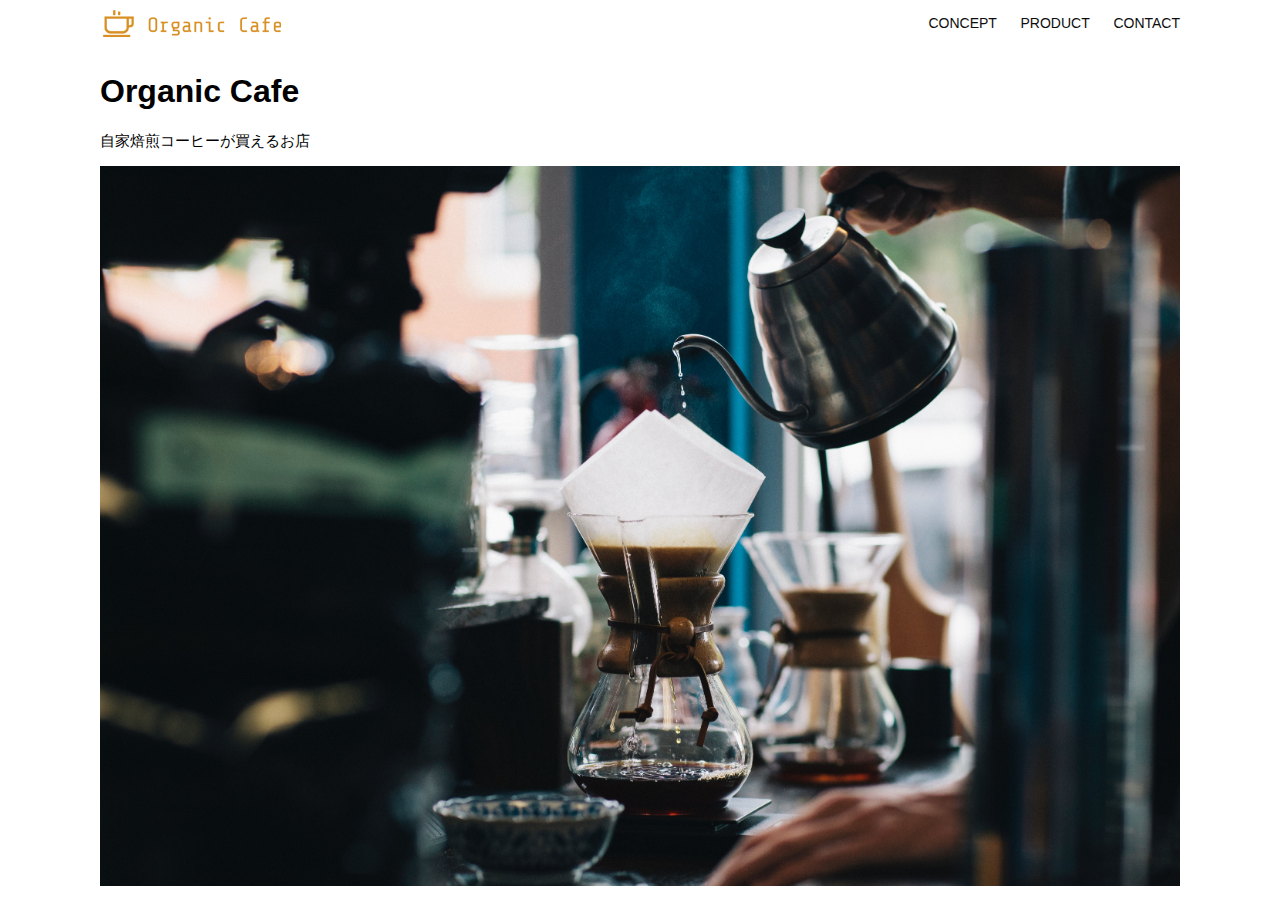
<file: kadai_013/index.html>
<!DOCTYPE html>
<html>
  <head>
    <title>Organic Cafe</title>
    <meta charset="UTF-8" />
    <meta
      name="description"
      content="自家焙煎のコーヒーがお家で楽しめるOrganic Cafe"
    />
    <meta name="viewport" content="width=device-width, initial-scale=1.0" />
    <link rel="stylesheet" href="style.css" />
  </head>
  <body>
    <!-- ヘッダー -->
    <header>
      <!-- ロゴ -->
      <a href="index.html" id="logo"
        ><img src="images/logo.png" alt="トップページに戻る"
      /></a>

      <!-- PC用ナビゲーション -->
      <nav id="nav-pc">
        <a href="index.html#concept">CONCEPT</a>
        <a href="index.html#product">PRODUCT</a>
        <a href="index.html#contact">CONTACT</a>
      </nav>

      <!-- SP向けメニュー画像 -->
        <img id="menu-sp" src="images/button-menu.png" alt="ナビゲーションを開く"onclick="document.getElementById('nav-sp').style.display = 'block';"/>

      <!-- SP用ナビゲーション -->
      <nav id="nav-sp">
        <img  id="close" src="images/button-close.png" alt="ナビゲーションを開く"onclick="document.getElementById('nav-sp').style.display = 'none';"/>
        <a href="index.html" id="logo-sp">
            <img src="images/logo-sp.png" alt="トップページに戻る"onclick="document.getElementById('nav-sp').style.display = 'none';"/>
        </a>
        <a class="menu"  href="index.html#concept"
        onclick="document.getElementById('nav-sp').style.display = 'none';">CONCEPT</a>
        <a class="menu"  href="index.html#product"
        onclick="document.getElementById('nav-sp').style.display = 'none';">PRODUCT</a>
        <a class="menu"  href="index.html#contact"
        onclick="document.getElementById('nav-sp').style.display = 'none';">CONTACT</a>
      </nav>
    </header>
    <main>
      <article>
        <!-- メインビジュアル -->
        <section id="main-visual">
          <div id="main-message">
            <h1>Organic Cafe</h1>
            <p>自家焙煎コーヒーが買えるお店</p>
          </div>
          <img
            src="images/main-image.jpg"
            alt="コーヒーをハンドドリップで淹れる画像"
          />
        </section>
      </article>
    </main>
  </body>
</html>
</file>
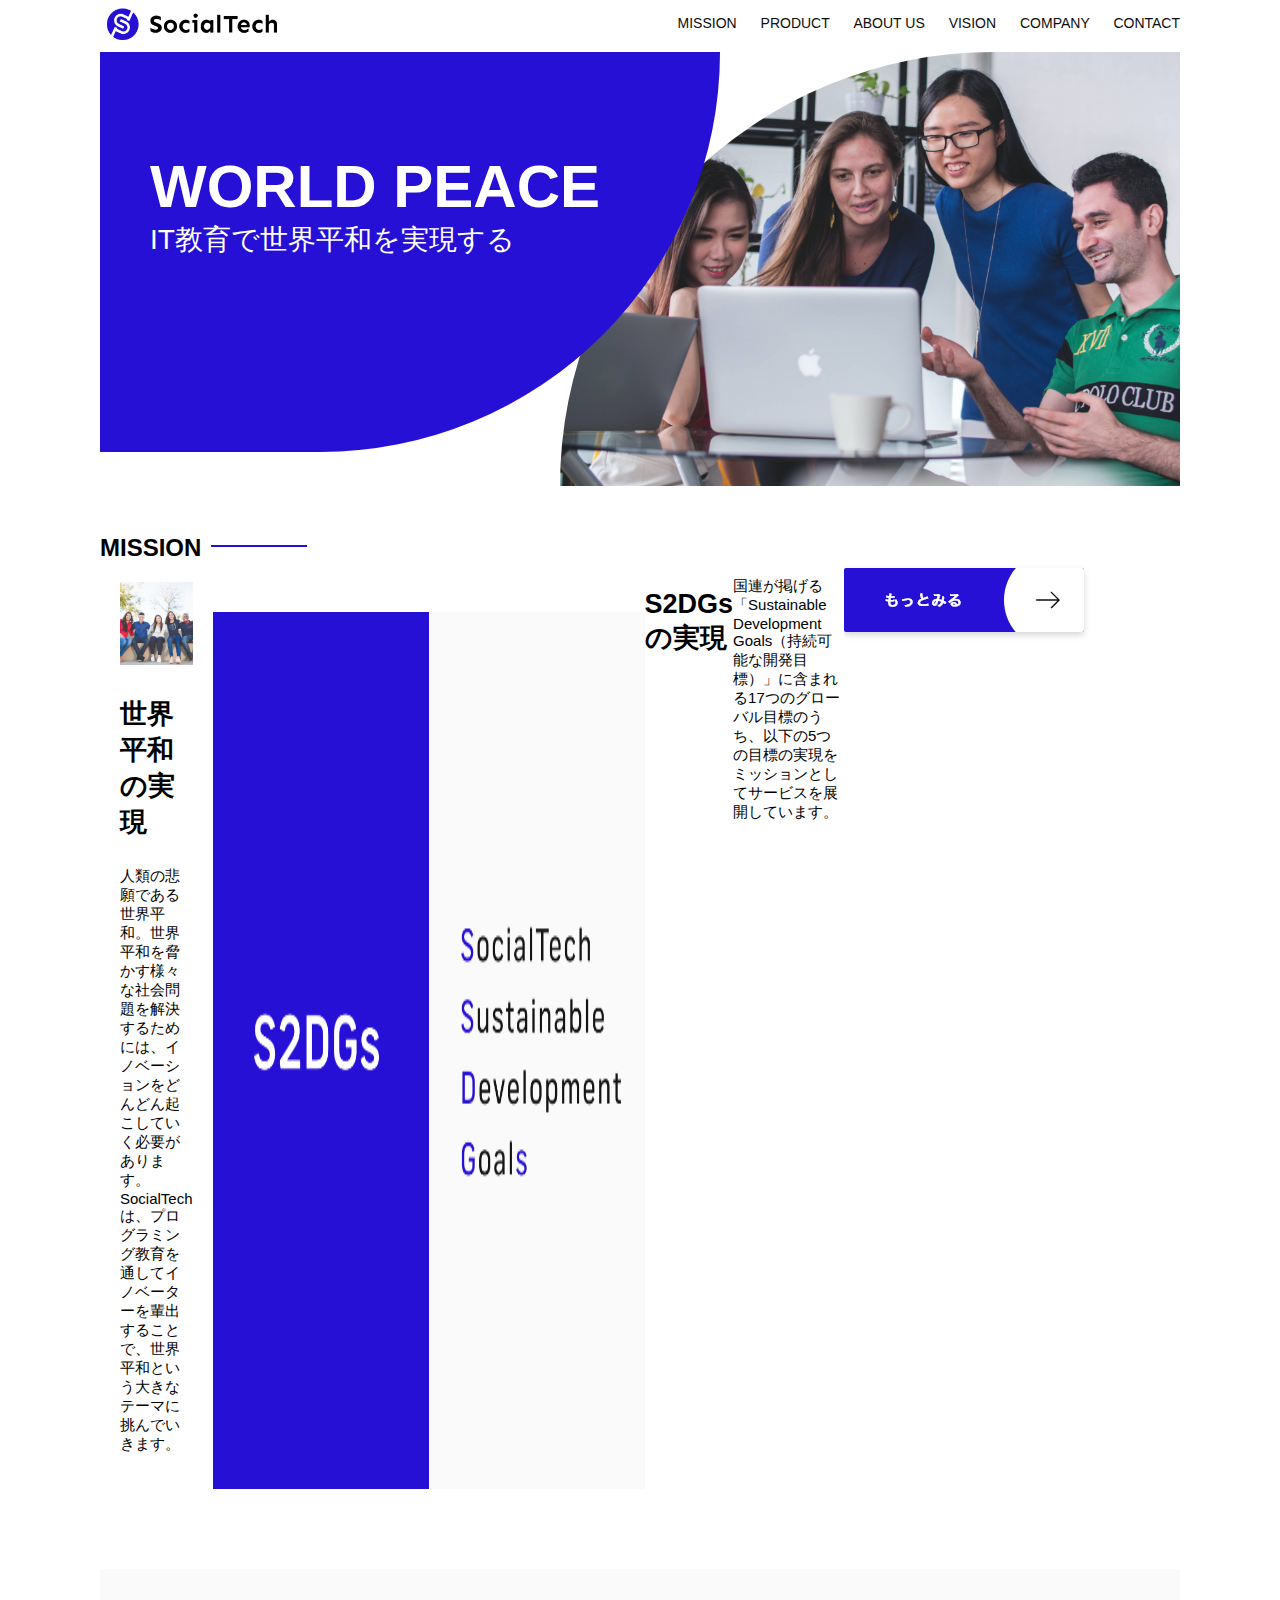
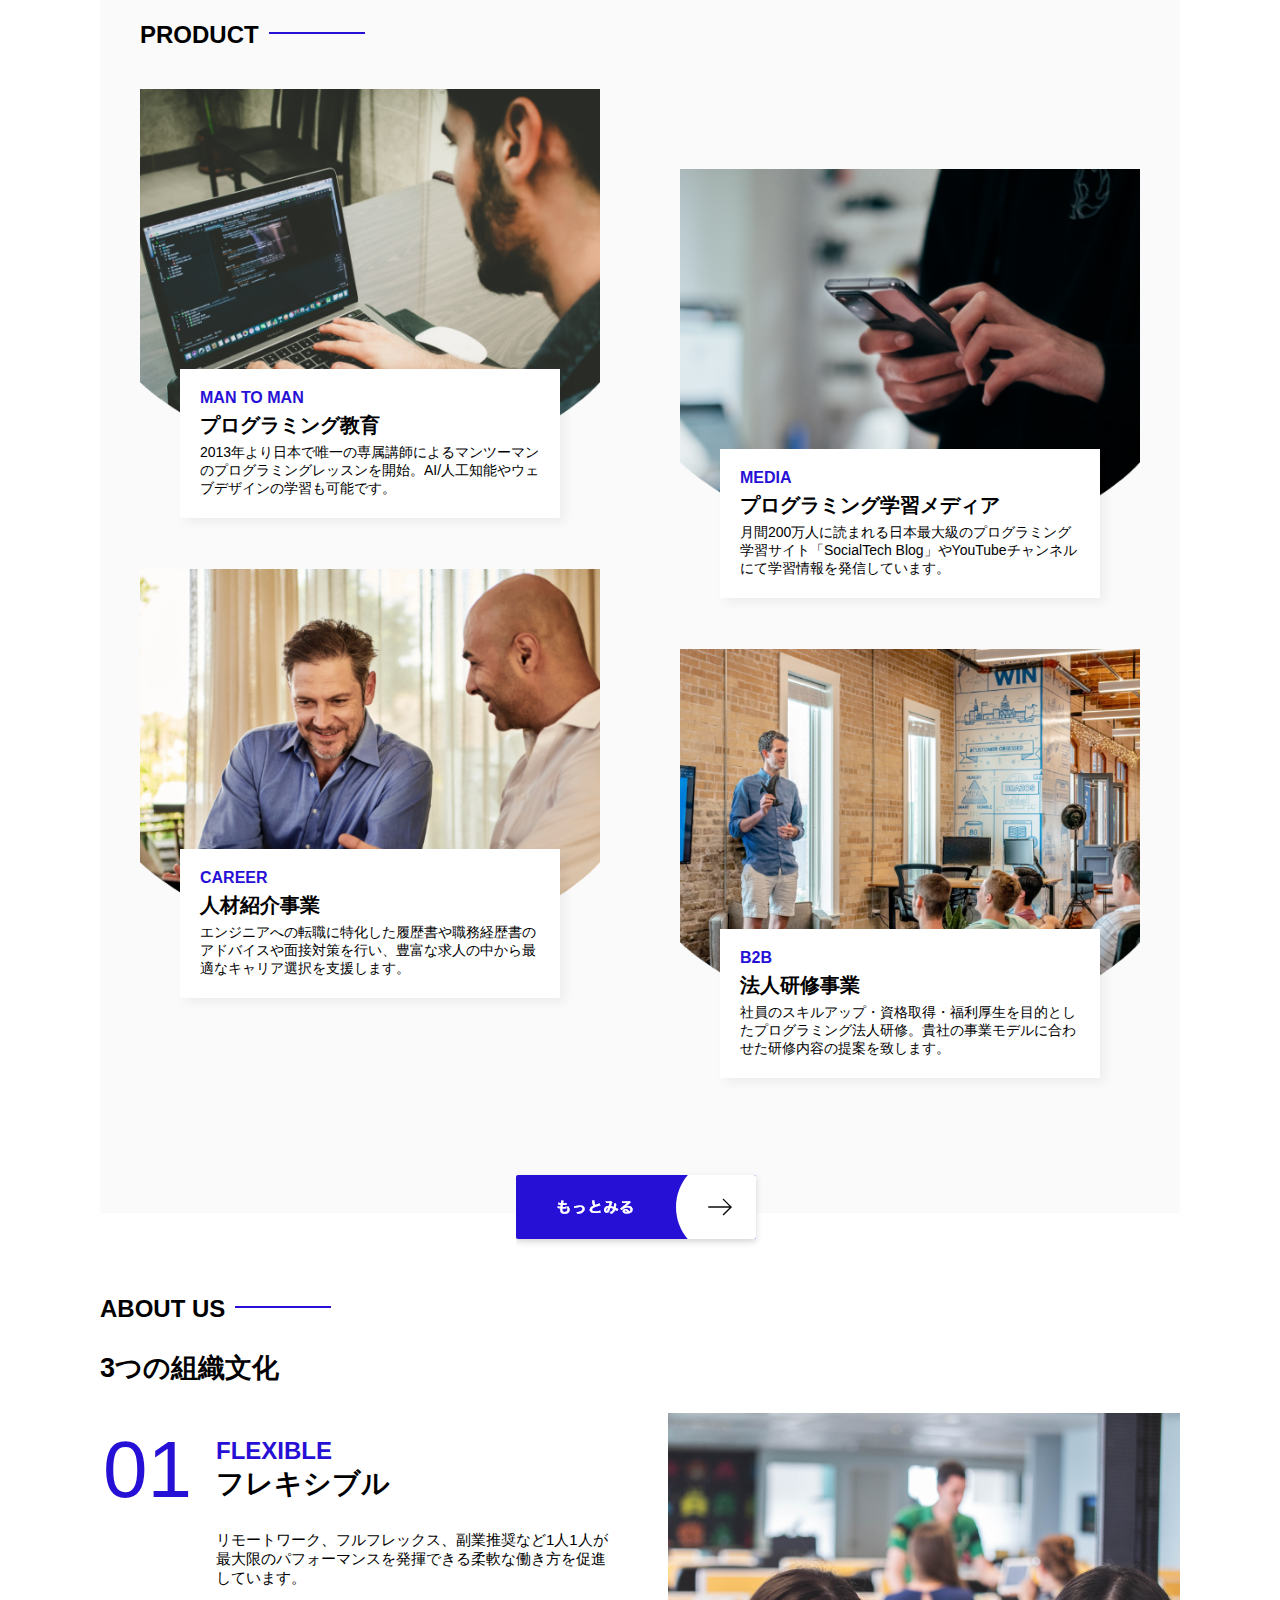
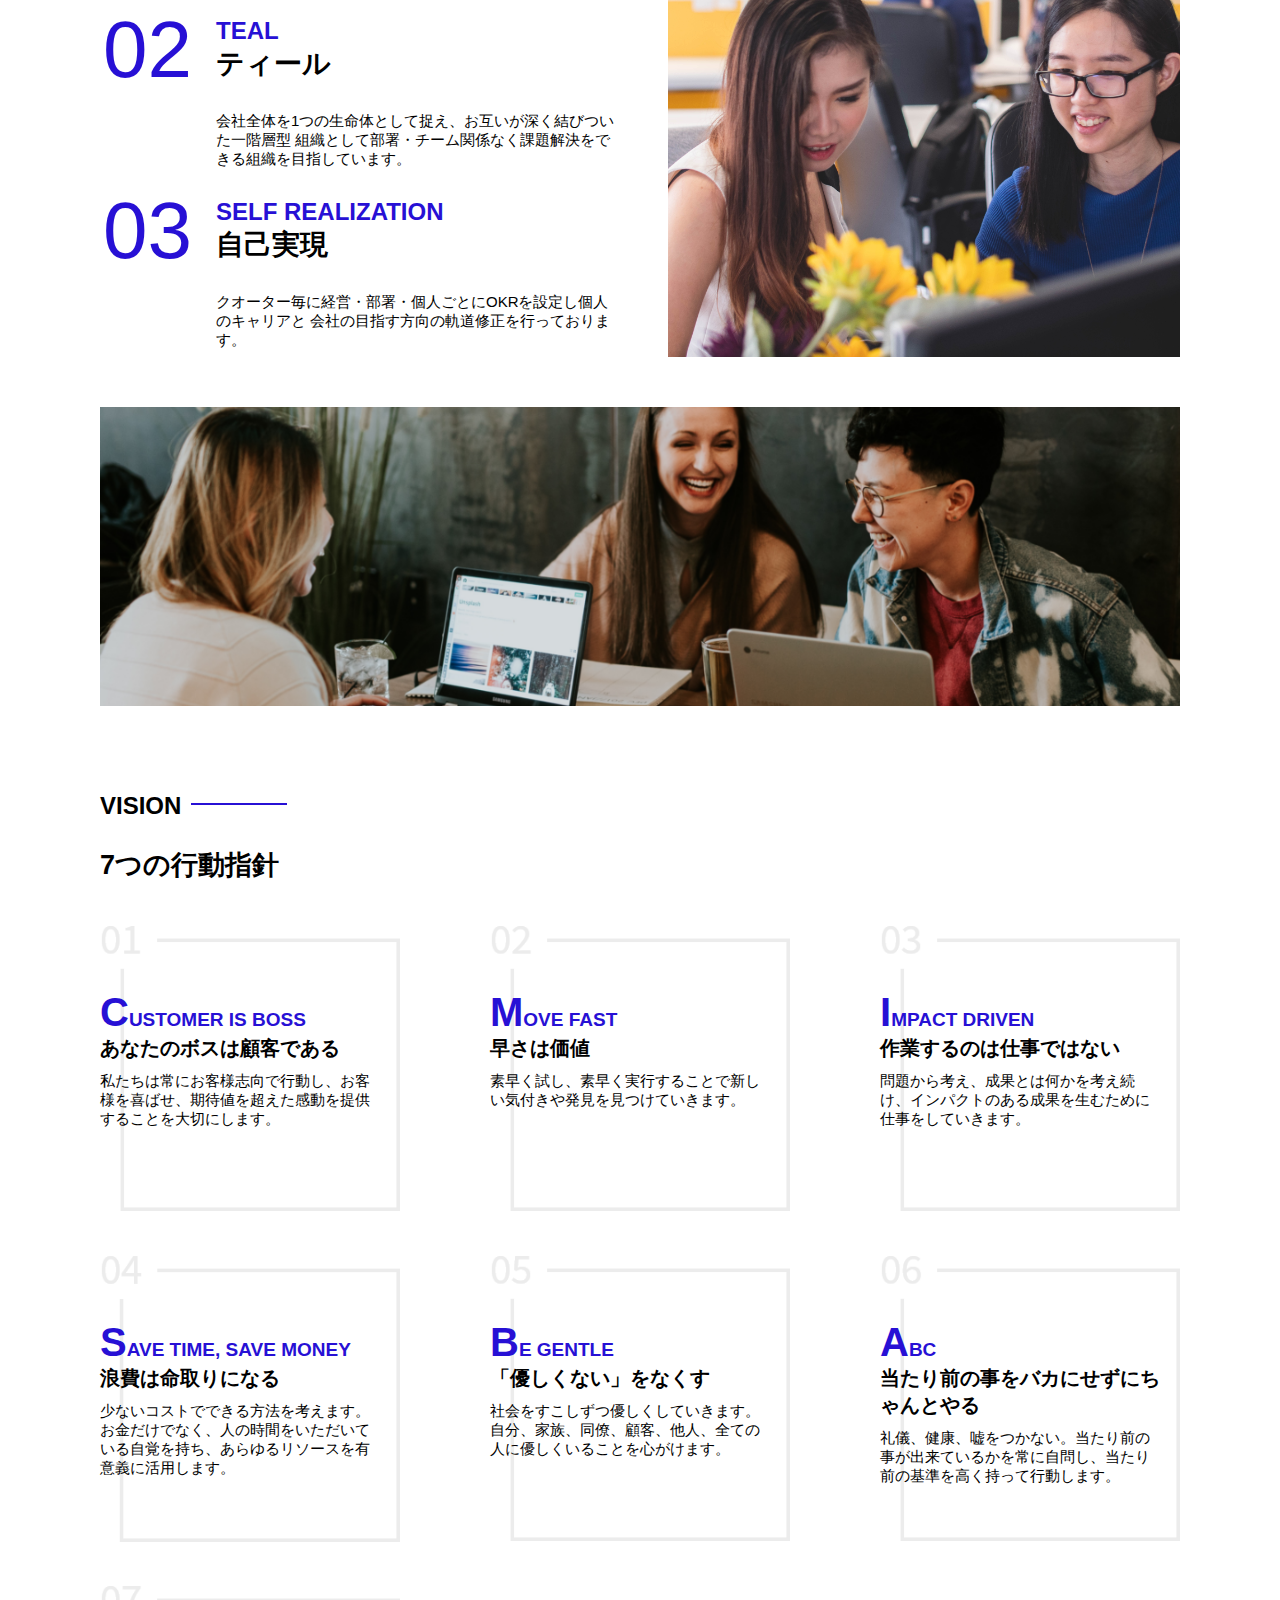
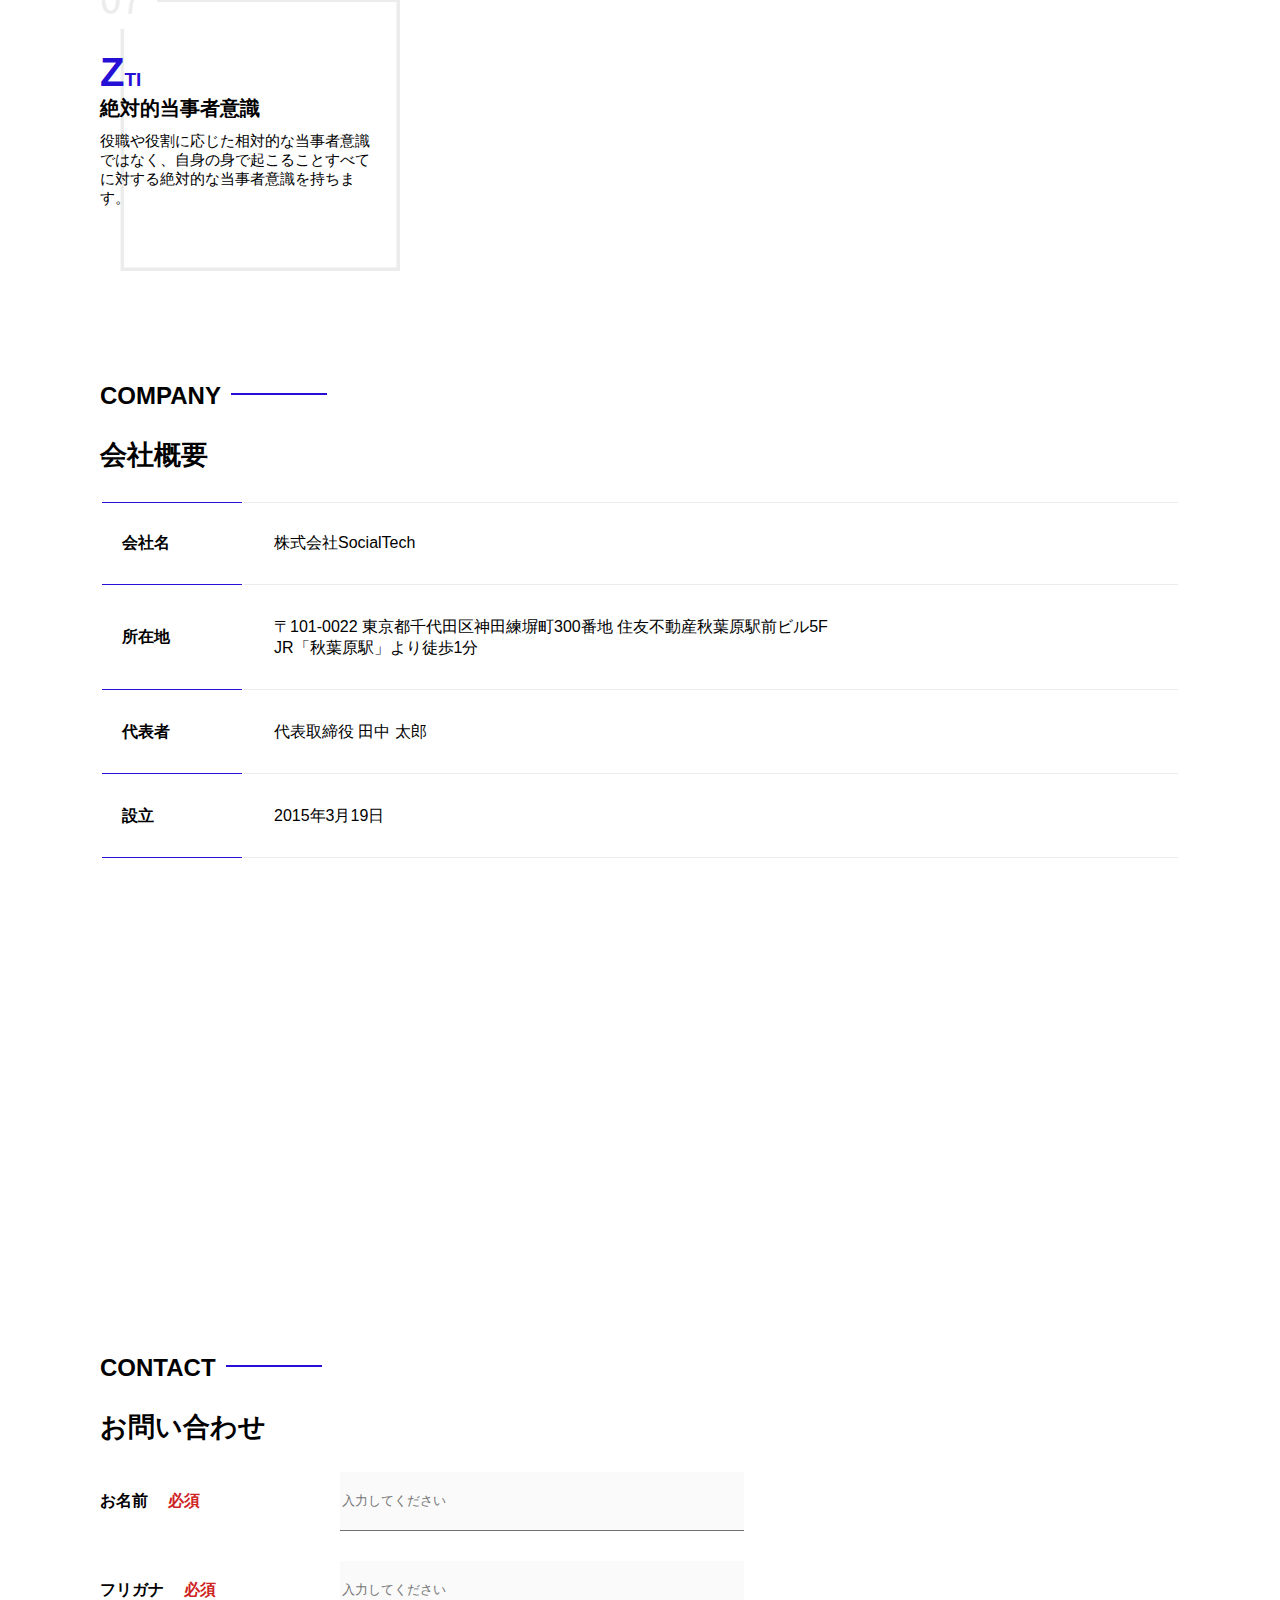
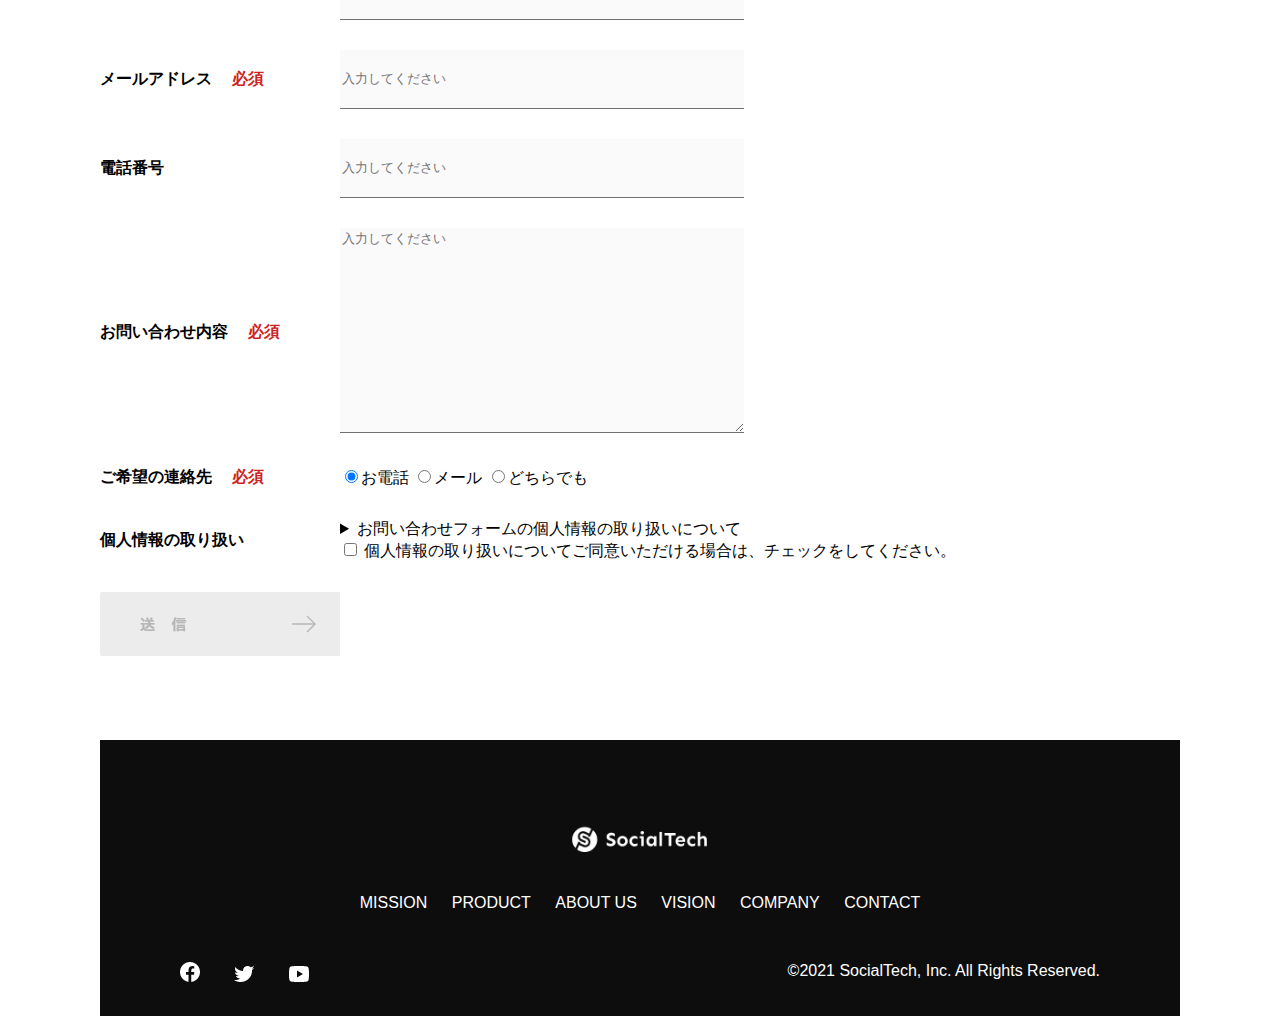
<file: kadai_tutorial_output/index.html>
<!DOCTYPE html>
<html>
    <head>
        <title>SocialTech</title>
        <meta charset="UTF-8">
        <meta name="description" content="SocialTechはEdTech業界のリーディングカンパニーを目指します。">
        <meta name="viewport" content="width=device-width, initial-scale=1.0">
        <link rel="stylesheet" href="style.css">
    </head>
    <body>
         <!-- ヘッダー -->
        <header>
             <!-- ロゴ -->
     <a href="index.html" id="logo"><img src="images/logo.png" alt="トップページに戻る"></a>

         <!-- PC用ナビゲーション -->
         <nav id="nav-pc">
            <a href="mission.html">MISSION</a>
            <a href="product.html">PRODUCT</a>
            <a href="index.html#aboutus">ABOUT US</a>
            <a href="index.html#vision">VISION</a>
            <a href="index.html#company">COMPANY</a>
            <a href="index.html#contact">CONTACT</a>
                 <!-- スマホ用メニューボタン -->
     <img id="menu-sp" src="images/button-menu.png" alt="ナビゲーションを開く" onclick="document.getElementById('nav-sp').style.display = 'block'">
          <!-- スマホ用ナビゲーション -->
          <nav id="nav-sp">
            <img id="close" src="images/button-close.png" alt="ナビゲーションを閉じる" onclick="document.getElementById('nav-sp').style.display = 'none'">
            <a id="logo-sp" href="index.html" onclick="document.getElementById('nav-sp').style.display = 'none'"><img
                src="images/logo-sp.png" alt="トップページに戻る"></a>
            <a class="menu" href="mission.html" onclick="document.getElementById('nav-sp').style.display = 'none'">MISSION</a>
            <a class="menu" href="product.html" onclick="document.getElementById('nav-sp').style.display = 'none'">PRODUCT</a>
            <a class="menu" href="index.html#aboutus" onclick="document.getElementById('nav-sp').style.display = 'none'">ABOUT
              US</a>
            <a class="menu" href="index.html#vision"
              onclick="document.getElementById('nav-sp').style.display = 'none'">VISION</a>
            <a class="menu" href="index.html#company"
              onclick="document.getElementById('nav-sp').style.display = 'none'">COMPANY</a>
            <a class="menu" href="index.html#contact"
              onclick="document.getElementById('nav-sp').style.display = 'none'">CONTACT</a>
            <div id="sns">
              <a href="https://www.facebook.com/sejuku2013"><img src="images/button-facebook.png" alt="Facebookのリンク"></a>
              <a href="https://twitter.com/samuraijuku"><img src="images/button-twitter.png" alt="Twitterのリンク"></a>
              <a href="https://www.youtube.com/channel/UCCFOQO5aDK0xXam4cUQXT8g"><img src="images/button-youtube.png" alt="YouTubeのリンク"></a>
            </div>
          </nav>
        </header>
        <main>
            <article>
                       <!-- メインビジュアル -->
       <section id="main-visual">
        <div id="main-message">
            <h1>WORLD PEACE</h1>
            <p>IT教育で世界平和を実現する</p>
        </div>
        <img src="images/index/index-main.png" alt="PCの周りに集まる多国籍の仲間たち">
        </section>
               <!--ミッション-->
       <section id="mission">
        <h2 class="index-h2">MISSION</h2>
        <div id="mission-flex">
          <div>
            <img id="mission-photo" src="images/index/index-mission.png" alt="屋外のベンチで写真を撮影する多国籍の仲間たち">
            <h3>世界平和の実現</h3>
            <p>
              人類の悲願である世界平和。世界平和を脅かす様々な社会問題を解決するためには、イノベーションをどんどん起こしていく必要があります。SocialTechは、プログラミング教育を通してイノベーターを輩出することで、世界平和という大きなテーマに挑んでいきます。
            </p>
          </div>
          <img id="s2dgs" src="images/index/s2dgs.png" alt="S2DGs">
          <h3>S2DGsの実現</h3>
          <p>国連が掲げる「Sustainable Development Goals（持続可能な開発目標）」に含まれる17つのグローバル目標のうち、以下の5つの目標の実現をミッションとしてサービスを展開しています。</p>
          <a href="mission.html">
            <img src="images/button-more.png" alt="もっとみる">
          </a>
          <div>
          </div>
        </div>
      </section>
      <section id="product">
        <h2 class="index-h2">PRODUCT</h2>
        <div>
          <div id="product-left">
            <div>
              <img class="product-photo" src="images/index/index-mantoman.png" alt="PCでコードを書く男性">
              <div class="product-explain">
                <span>MAN TO MAN</span>
                <h3>プログラミング教育</h3>
                <p>2013年より日本で唯一の専属講師によるマンツーマンのプログラミングレッスンを開始。AI/人工知能やウェブデザインの学習も可能です。</p>
              </div>
            </div>
            <div>
              <img class="product-photo" src="images/index/index-career.png" alt="笑顔で話し合う2人の男性">
              <div class="product-explain">
                <span>CAREER</span>
                <h3>人材紹介事業</h3>
                <p>エンジニアへの転職に特化した履歴書や職務経歴書のアドバイスや面接対策を行い、豊富な求人の中から最適なキャリア選択を支援します。</p>
              </div>
            </div>
          </div>
          <div id="product-right">
            <div>
              <img class="product-photo" src="images/index/index-media.png" alt="スマートフォンを操作する人">
              <div class="product-explain">
                <span>MEDIA</span>
                <h3>プログラミング学習メディア</h3>
                <p>月間200万人に読まれる日本最大級のプログラミング学習サイト「SocialTech Blog」やYouTubeチャンネルにて学習情報を発信しています。</p>
              </div>
            </div>
            <div>
              <img class="product-photo" src="images/index/index-b2b.png" alt="講演中の男性とそれを聴く人々">
              <div class="product-explain">
                <span>B2B</span>
                <h3>法人研修事業</h3>
                <p>社員のスキルアップ・資格取得・福利厚生を目的としたプログラミング法人研修。貴社の事業モデルに合わせた研修内容の提案を致します。</p>
              </div>
            </div>
          </div>
        </div>
        <div>
          <a id="product-more" href="product.html">
            <img src="images/button-more.png" alt="もっとみる">
          </a>
        </div>
          </div>
        </div>
      </section>
             <!---ABOUT US-->
             <section id="aboutus">
              <h2 class="index-h2">ABOUT US</h2>
              <h3>3つの組織文化</h3>
              <div>
                <table class="culture-table">
                  <tr>
                    <td>
                      <span class="culture-num">01</span>
                    </td>
                    <td>
                      <span class="culture-en">FLEXIBLE</span>
                      <span class="culture-jp">フレキシブル</span>
                    </td>
                  </tr>
                  <tr>
                    <td>
                      <!--空のセル-->
                    </td>
                    <td>
                      <p class="culture-description">
                        リモートワーク、フルフレックス、副業推奨など1人1人が最大限のパフォーマンスを発揮できる柔軟な働き方を促進しています。
                      </p>
                    </td>
                  </tr>
                  <tr>
                    <td>
                      <span class="culture-num">02</span>
                    </td>
                    <td>
                      <span class="culture-en">TEAL</span>
                      <span class="culture-jp">ティール</span>
                    </td>
                  </tr>
                  <tr>
                    <td>
                      <!--空のセル-->
                    </td>
                    <td>
                      <p class="culture-description">
                        会社全体を1つの生命体として捉え、お互いが深く結びついた一階層型
                        組織として部署・チーム関係なく課題解決をできる組織を目指しています。
                      </p>
                    </td>
                  </tr>
                  <tr>
                    <td>
                      <span class="culture-num">03</span>
                    </td>
                    <td>
                      <span class="culture-en">SELF REALIZATION</span>
                      <span class="culture-jp">自己実現</span>
                    </td>
                  </tr>
                  <tr>
                    <td>
                      <!--空のセル-->
                    </td>
                    <td>
                      <p class="culture-description">
                        クオーター毎に経営・部署・個人ごとにOKRを設定し個人のキャリアと
                        会社の目指す方向の軌道修正を行っております。
                      </p>
                    </td>
                  </tr>
                </table>
                <img class="culture-img" src="images/index/index-aboutus1.png" alt="笑顔で話し合う2人の女性">
              </div>
              <img class="culture-img2" src="images/index/index-aboutus2.png" alt="笑顔で話し合う3人の男女">
            </section>
                   <!-- VISION -->
       <section id="vision">
        <h2 class="index-h2">VISION</h2>
        <h3>7つの行動指針</h3>
        <div>
          <div class="vision-box">
            <img src="images/index/vision-01.png" alt="01">
            <span>
              <h4>CUSTOMER IS BOSS</h4>
              <h5>あなたのボスは顧客である</h5>
              <p>私たちは常にお客様志向で行動し、お客様を喜ばせ、期待値を超えた感動を提供することを大切にします。</p>
            </span>
          </div>
          <div class="vision-box">
            <img src="images/index/vision-02.png" alt="02">
            <span>
              <h4>MOVE FAST</h4>
              <h5>早さは価値</h5>
              <p>素早く試し、素早く実行することで新しい気付きや発見を見つけていきます。</p>
            </span>
          </div>
          <div class="vision-box">
            <img src="images/index/vision-03.png" alt="03">
            <span>
              <h4>IMPACT DRIVEN</h4>
              <h5>作業するのは仕事ではない</h5>
              <p>問題から考え、成果とは何かを考え続け、インパクトのある成果を生むために仕事をしていきます。</p>
            </span>
          </div>
          <div class="vision-box">
            <img src="images/index/vision-04.png" alt="04">
            <span>
              <h4>SAVE TIME, SAVE MONEY</h4>
              <h5>浪費は命取りになる</h5>
              <p>少ないコストでできる方法を考えます。お金だけでなく、人の時間をいただいている自覚を持ち、あらゆるリソースを有意義に活用します。</p>
            </span>
          </div>
          <div class="vision-box">
            <img src="images/index/vision-05.png" alt="05">
            <span>
              <h4>BE GENTLE</h4>
              <h5>「優しくない」をなくす</h5>
              <p>社会をすこしずつ優しくしていきます。自分、家族、同僚、顧客、他人、全ての人に優しくいることを心がけます。</p>
            </span>
          </div>
          <div class="vision-box">
            <img src="images/index/vision-06.png" alt="06">
            <span>
              <h4>ABC</h4>
              <h5>当たり前の事をバカにせずにちゃんとやる</h5>
              <p>礼儀、健康、嘘をつかない。当たり前の事が出来ているかを常に自問し、当たり前の基準を高く持って行動します。</p>
            </span>
          </div>
          <div class="vision-box">
            <img src="images/index/vision-07.png" alt="07">
            <span>
              <h4>ZTI</h4>
              <h5>絶対的当事者意識</h5>
              <p>役職や役割に応じた相対的な当事者意識ではなく、自身の身で起こることすべてに対する絶対的な当事者意識を持ちます。</p>
            </span>
          </div>
        </div>
      </section>
            <!-- COMPANY -->
            <section id="company">
              <h2 class="index-h2">COMPANY</h2>
              <h3>会社概要</h3>
              <table id="company-table">
                <tr>
                  <th class="tableheader-first">会社名</th>
                  <td class="cell-first">株式会社SocialTech</td>
                </tr>
                <tr>
                  <th class="tableheader">所在地</th>
                  <td class="cell">〒101-0022 東京都千代田区神田練塀町300番地 住友不動産秋葉原駅前ビル5F<br>JR「秋葉原駅」より徒歩1分</td>
                </tr>
                <tr>
                  <th class="tableheader">代表者</th>
                  <td class="cell">代表取締役 田中 太郎</td>
                </tr>
                <tr>
                  <th class="tableheader">設立</th>
                  <td class="cell">2015年3月19日</td>
                </tr>
              </table>
              <iframe
              src="https://www.google.com/maps/embed?pb=!1m18!1m12!1m3!1d3240.0688551336807!2d139.7720776771055!3d35.69992317258124!2m3!1f0!2f0!3f0!3m2!1i1024!2i768!4f13.1!3m3!1m2!1s0x60188fee13660e23%3A0x77137876edf742ac!2z5L2P5Y-L5LiN5YuV55Sj56eL6JGJ5Y6f6aeF5YmN44OT44Or!5e0!3m2!1sja!2sjp!4v1704858013291!5m2!1sja!2sjp"
              style="border:0;" allowfullscreen="" loading="lazy">
            </iframe>
            </section>
                  <!-- お問い合わせフォーム -->
       <section id="contact">
        <h2 class="index-h2">CONTACT</h2>
        <h3>お問い合わせ</h3>
        <form>
          <div>
            <div class="contact-heading">
              <label class="contact-label">お名前<span class="contact-span">必須</span></label>
            </div>
            <div>
              <input type="text" name="name" placeholder="入力してください" class="contact-textbox">
            </div>
          </div>
          <div>
            <div class="contact-heading">
              <label class="contact-label">フリガナ<span class="contact-span">必須</span></label>
            </div>
            <div>
              <input type="text" name="hurigana" placeholder="入力してください" class="contact-textbox">
            </div>
          </div>
          <div>
            <div class="contact-heading">
              <label class="contact-label">メールアドレス<span class="contact-span">必須</span></label>
            </div>
            <div>
              <input type="text" name="email" placeholder="入力してください" class="contact-textbox">
            </div>
          </div>
          <div>
            <div class="contact-heading">
              <label class="contact-label">電話番号</label>
            </div>
            <div>
              <input type="text" name="tel" placeholder="入力してください" class="contact-textbox">
            </div>
          </div>
          <div>
            <div class="contact-heading">
              <label class="contact-label">お問い合わせ内容<span class="contact-span">必須</span></label>
            </div>
            <div>
              <textarea class="contact-textarea" placeholder="入力してください" name="message"></textarea>
            </div>
          </div>
          <div>
            <div class="contact-heading">
              <label class="contact-label">ご希望の連絡先<span class="contact-span">必須</span></label>
            </div>
            <div>
              <input class="radiobutton" type="radio" value="tel" name="contact" checked><label>お電話</label>
              <input class="radiobutton" type="radio" value="mail" name="contact"><label>メール</label>
              <input class="radiobutton" type="radio" value="both" name="contact"><label>どちらでも</label>
            </div>
          </div>
          <div>
            <div class="contact-heading">
              <label class="contact-label">個人情報の取り扱い</label>
            </div>
            <div>
              <details>
                <summary>お問い合わせフォームの個人情報の取り扱いについて</summary>
                <div>
                  <span>１．組織の名称又は氏名</span><br>
                  株式会社SocialTech<br><br>
                  <span>２．個人情報保護管理者（若しくはその代理人）の氏名又は職名、所属及び連絡先
                    鈴木 一郎 コーポレート部</span><br>
                  メールアドレス：samurai@example.com<br>
                  TEL：03-1234-5678<br>
                  <span>３．個人情報の利用目的</span><br>
                  ・本サービス及び本サービスに関連する情報の提供又はそれらに関する連絡のため<br>
                  ・ユーザーの本人確認のため<br>
                  ・当社サービスのご案内のため<br>
                  ・当社の商品等の広告または宣伝（電子メールによるものを含むものとします。）<br><br>
                  <span>４．個人情報の取り扱い業務の委託</span><br>
                  個人情報の取扱業務の全部または一部を外部に業務委託する場合があります。<br>
                  その際、弊社は、個人情報を適切に保護できる管理体制を敷き実行していることを条件として<br>
                  委託先を厳選したうえで、機密保持契約を委託先と締結し、お客様の個人情報を厳密に管理させます。<br><br>
                  <span>５．個人情報の開示等の請求</span><br>
                  お客様は、弊社に対してご自身の個人情報の開示等（利用目的の通知、開示、内容の訂正・追加・削除、利用の停止または消去、第三者への提供の停止）に関して、当社問合わせ窓口に申し出ることができます。<br>
                  その際、弊社はお客様ご本人を確認させていただいたうえで、合理的な期間内に対応いたします。<br><br>
                  なお、個人情報に関する弊社問合わせ先は、次の通りです。<br><br>
                  株式会社SocialTech　個人情報問合せ窓口<br>
                  〒101-0022 東京都千代田区神田練塀町300番地 住友不動産秋葉原駅前ビル5F<br>
                  メールアドレス：samurai@example.com　TEL：03-1234-5678<br><br>
                  <span>６．個人情報を提供されることの任意性について</span><br><br>
                  お客様がご自身の個人情報を弊社に提供されるか否かは、お客様のご判断によりますが、もしご提供されない場合には、適切なサービスが提供できない場合がありますので予めご了承ください。
                </div>
              </details>
              <input type="checkbox" name="agree">
              <span>個人情報の取り扱いについてご同意いただける場合は、チェックをしてください。</span>
            </div>
          </div>
          <input type="image" src="images/button-submit.png" alt="送信する">
        </form>
      </section>
            </article>
            <footer>
              <div id="footer-logo">
                <img src="images/logo-sp.png" alt="SocialTech">
              </div>
              <div id="footer-link">
                <a href="mission.html">MISSION</a>
                <a href="product.html">PRODUCT</a>
                <a href="index.html#aboutus">ABOUT US</a>
                <a href="index.html#vision">VISION</a>
                <a href="index.html#company">COMPANY</a>
                <a href="index.html#contact">CONTACT</a>
              </div>
              <div id="sns-footer">
                <a href="https://www.facebook.com/sejuku2013"><img src="images/button-facebook.png" alt="Facebookのリンク"></a>
                <a href="https://twitter.com/samuraijuku"><img src="images/button-twitter.png" alt="Twitterのリンク"></a>
                <a href="https://www.youtube.com/channel/UCCFOQO5aDK0xXam4cUQXT8g"><img src="images/button-youtube.png" alt="YouTubeのリンク"></a>
                <span id="copyright">&copy;2021 SocialTech, Inc. All Rights Reserved. </span>
              </div>
            </footer>
          </main>
    </body>
</html>
</file>
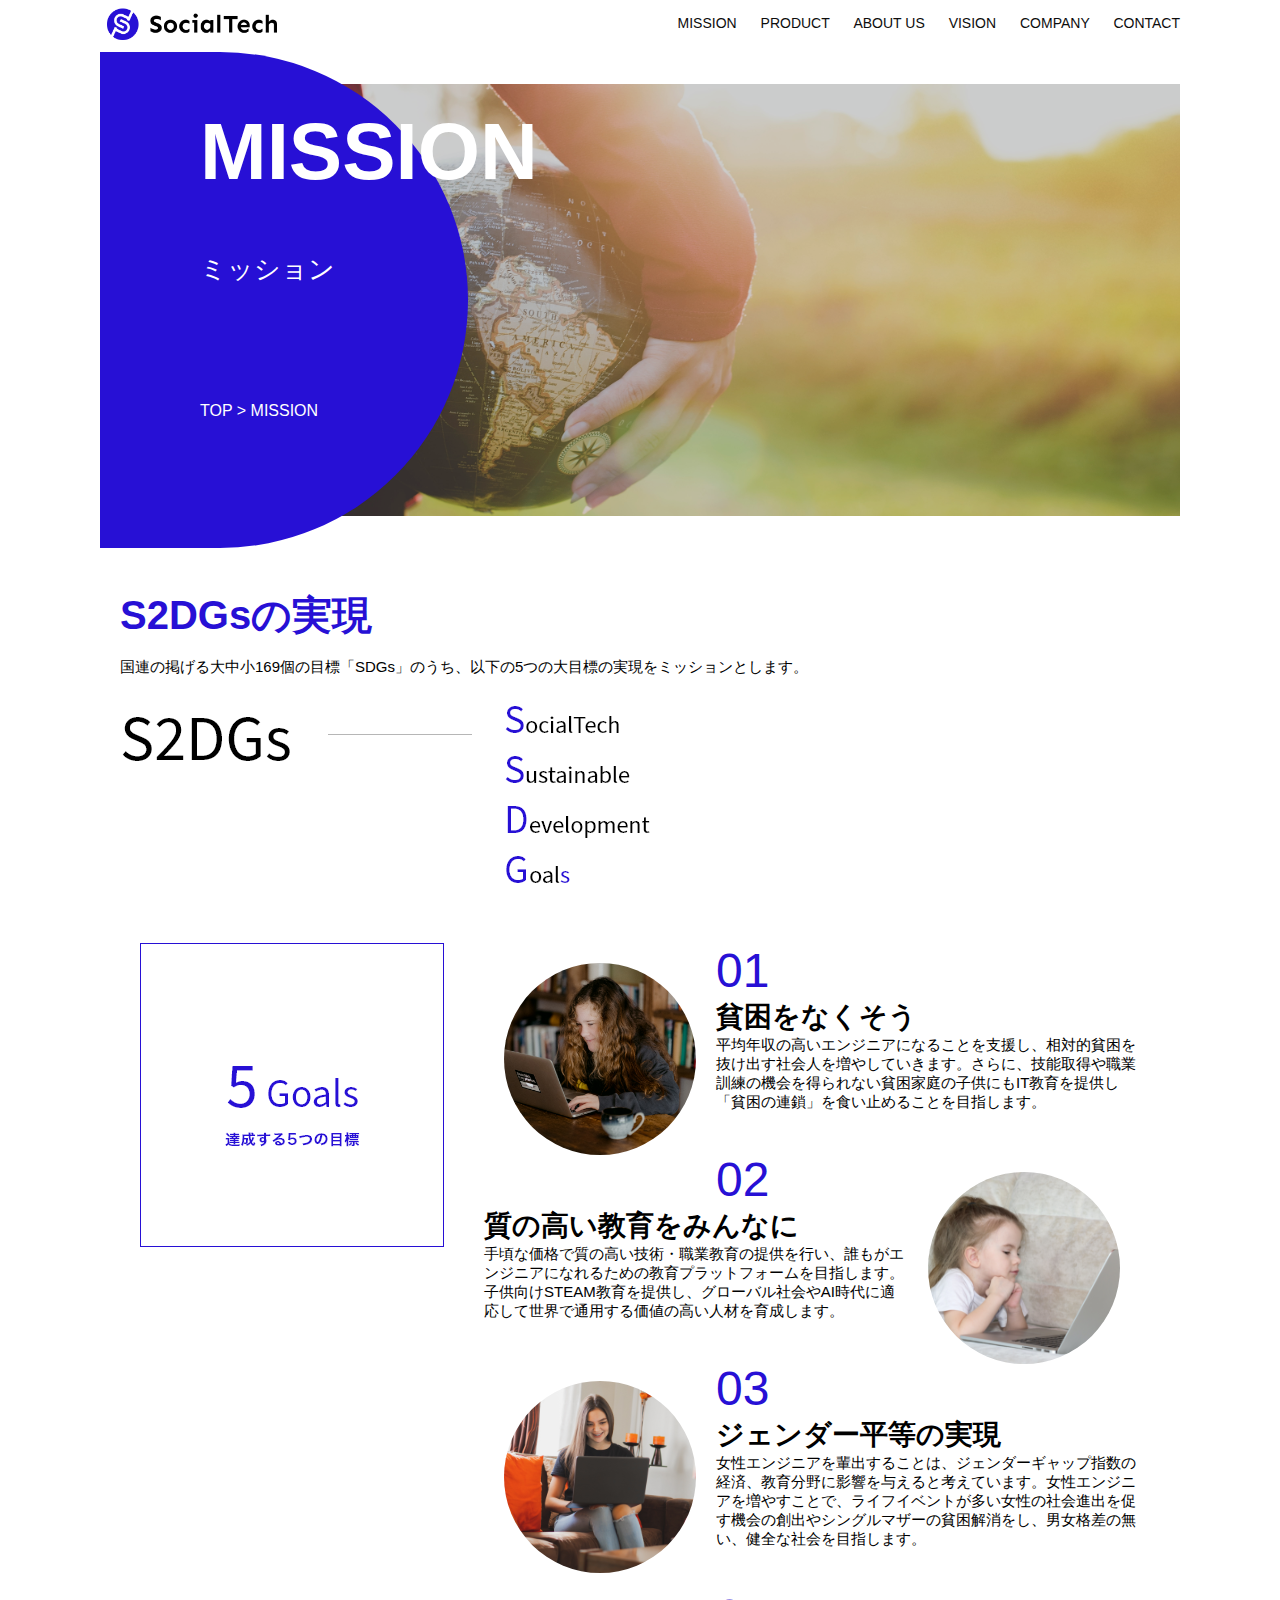
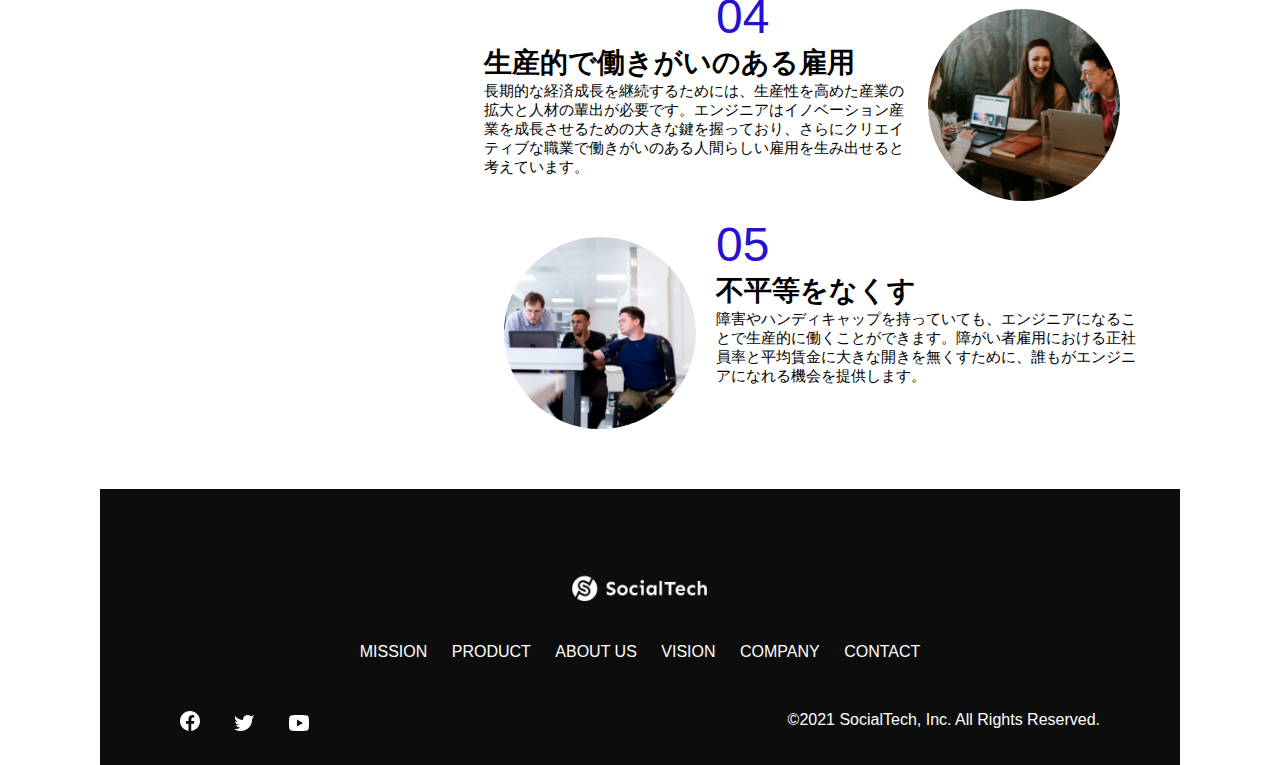
<file: kadai_tutorial_output/mission.html>
<!DOCTYPE html>
<html>
<head>
  <title>SocialTech - MISSION ミッション -</title>
  <meta charset="UTF-8">
  <meta name="description" content="SocialTechが目指す5つの目標（S2DGs）を紹介します">
  <meta name="viewport" content="width=device-width, initial-scale=1.0">
  <link rel="stylesheet" href="style.css">
</head>

<body>
  <!-- ヘッダー -->
  <header>
    <!-- ロゴ -->
    <a href="index.html" id="logo"><img src="images/logo.png" alt="トップページに戻る"></a>

    <!-- PC用ナビゲーション -->
    <nav id="nav-pc">
      <a href="mission.html">MISSION</a>
      <a href="product.html">PRODUCT</a>
      <a href="index.html#aboutus">ABOUT US</a>
      <a href="index.html#vision">VISION</a>
      <a href="index.html#company">COMPANY</a>
      <a href="index.html#contact">CONTACT</a>
    </nav>

    <!-- スマホ用メニューボタン -->
    <img id="menu-sp" src="images/button-menu.png" alt="ナビゲーションを開く" onclick="document.getElementById('nav-sp').style.display = 'block'">

    <!-- スマホ用ナビゲーション -->
    <nav id="nav-sp">
      <img id="close" src="images/button-close.png" alt="ナビゲーションを閉じる" onclick="document.getElementById('nav-sp').style.display = 'none'">
      <a id="logo-sp" href="index.html" onclick="document.getElementById('nav-sp').style.display = 'none'"><img
          src="images/logo-sp.png" alt="トップページに戻る"></a>
      <a class="menu" href="mission.html" onclick="document.getElementById('nav-sp').style.display = 'none'">MISSION</a>
      <a class="menu" href="product.html" onclick="document.getElementById('nav-sp').style.display = 'none'">PRODUCT</a>
      <a class="menu" href="index.html#aboutus" onclick="document.getElementById('nav-sp').style.display = 'none'">ABOUT
        US</a>
      <a class="menu" href="index.html#vision"
        onclick="document.getElementById('nav-sp').style.display = 'none'">VISION</a>
      <a class="menu" href="index.html#company"
        onclick="document.getElementById('nav-sp').style.display = 'none'">COMPANY</a>
      <a class="menu" href="index.html#contact"
        onclick="document.getElementById('nav-sp').style.display = 'none'">CONTACT</a>
      <div id="sns">
        <a href="https://www.facebook.com/sejuku2013"><img src="images/button-facebook.png" alt="Facebookのリンク"></a>
        <a href="https://twitter.com/samuraijuku"><img src="images/button-twitter.png" alt="Twitterのリンク"></a>
        <a href="https://www.youtube.com/channel/UCCFOQO5aDK0xXam4cUQXT8g"><img src="images/button-youtube.png" alt="YouTubeのリンク"></a>
      </div>
    </nav>
  </header>
  <main>
    <article>
        <section id="mission-main">
            <div id="mission-title">
              <h1>MISSION</h1>
              <span>ミッション</span>
              <div>TOP > MISSION</div>
            </div>
          </section>
          <section id="mission-s2dgs">
            <h2 class="mission-h2">S2DGsの実現</h2>
            <p>国連の掲げる大中小169個の目標「SDGs」のうち、以下の5つの大目標の実現をミッションとします。</p>
            <img src="images/mission/mission-s2dgs.png" alt="S2DGs">
          </section>
          <section id="mission-5goals">
            <div>
              <img id="s2dgs-image" src="images/mission/mission-5goals.png" alt="5Goals">
            </div>
            <div>
                <div>
                  <img class="fivegoals-image-left" src="images/mission/mission-5goals01.png" alt="PCを操作する女の子">
                  <span class="fivegoals-number">01</span>
                  <h3 class="fivegoals-h3">貧困をなくそう</h3>
                  <p class="fivegoals-p">
                    平均年収の高いエンジニアになることを支援し、相対的貧困を抜け出す社会人を増やしていきます。さらに、技能取得や職業訓練の機会を得られない貧困家庭の子供にもIT教育を提供し「貧困の連鎖」を食い止めることを目指します。
                  </p>
                </div>
        
                <div>
                  <img class="fivegoals-image-right" src="images/mission/mission-5goals02.png" alt="PCを見つめる小さい女の子">
                  <span class="fivegoals-number">02</span>
                  <h3 class="fivegoals-h3">質の高い教育をみんなに</h3>
                  <p class="fivegoals-p">
                    手頃な価格で質の高い技術・職業教育の提供を行い、誰もがエンジニアになれるための教育プラットフォームを目指します。子供向けSTEAM教育を提供し、グローバル社会やAI時代に適応して世界で通用する価値の高い人材を育成します。
                  </p>
                </div>
        
                <div>
                  <img class="fivegoals-image-left" src="images/mission/mission-5goals03.png" alt="PCを操作する女性">
                  <span class="fivegoals-number">03</span>
                  <h3 class="fivegoals-h3">ジェンダー平等の実現</h3>
                  <p class="fivegoals-p">
                    女性エンジニアを輩出することは、ジェンダーギャップ指数の経済、教育分野に影響を与えると考えています。女性エンジニアを増やすことで、ライフイベントが多い女性の社会進出を促す機会の創出やシングルマザーの貧困解消をし、男女格差の無い、健全な社会を目指します。
                  </p>
                </div>
        
                <div>
                  <img class="fivegoals-image-right" src="images/mission/mission-5goals04.png" alt="笑顔で話し合う3人の男女">
                  <span class="fivegoals-number">04</span>
                  <h3 class="fivegoals-h3">生産的で働きがいのある雇用</h3>
                  <p class="fivegoals-p">
                    長期的な経済成長を継続するためには、生産性を高めた産業の拡大と人材の輩出が必要です。エンジニアはイノベーション産業を成長させるための大きな鍵を握っており、さらにクリエイティブな職業で働きがいのある人間らしい雇用を生み出せると考えています。
                  </p>
                </div>
        
                <div>
                  <img class="fivegoals-image-left" src="images/mission/mission-5goals05.png" alt="障害を持つ男性が生き生きと働く様子">
                  <span class="fivegoals-number">05</span>
                  <h3 class="fivegoals-h3">不平等をなくす</h3>
                  <p class="fivegoals-p">
                    障害やハンディキャップを持っていても、エンジニアになることで生産的に働くことができます。障がい者雇用における正社員率と平均賃金に大きな開きを無くすために、誰もがエンジニアになれる機会を提供します。
                  </p>
                </div>
              </div>
          </section>
    </article>
    <footer>
      <div id="footer-logo">
        <img src="images/logo-sp.png" alt="SocialTech">
      </div>
      <div id="footer-link">
        <a href="mission.html">MISSION</a>
        <a href="product.html">PRODUCT</a>
        <a href="index.html#aboutus">ABOUT US</a>
        <a href="index.html#vision">VISION</a>
        <a href="index.html#company">COMPANY</a>
        <a href="index.html#contact">CONTACT</a>
      </div>
      <div id="sns-footer">
        <a href="https://www.facebook.com/sejuku2013"><img src="images/button-facebook.png" alt="Facebookのリンク"></a>
        <a href="https://twitter.com/samuraijuku"><img src="images/button-twitter.png" alt="Twitterのリンク"></a>
        <a href="https://www.youtube.com/channel/UCCFOQO5aDK0xXam4cUQXT8g"><img src="images/button-youtube.png" alt="YouTubeのリンク"></a>
        <span id="copyright">&copy;2021 SocialTech, Inc. All Rights Reserved. </span>
      </div>
    </footer>
  </main>
</body>

</html>
</file>
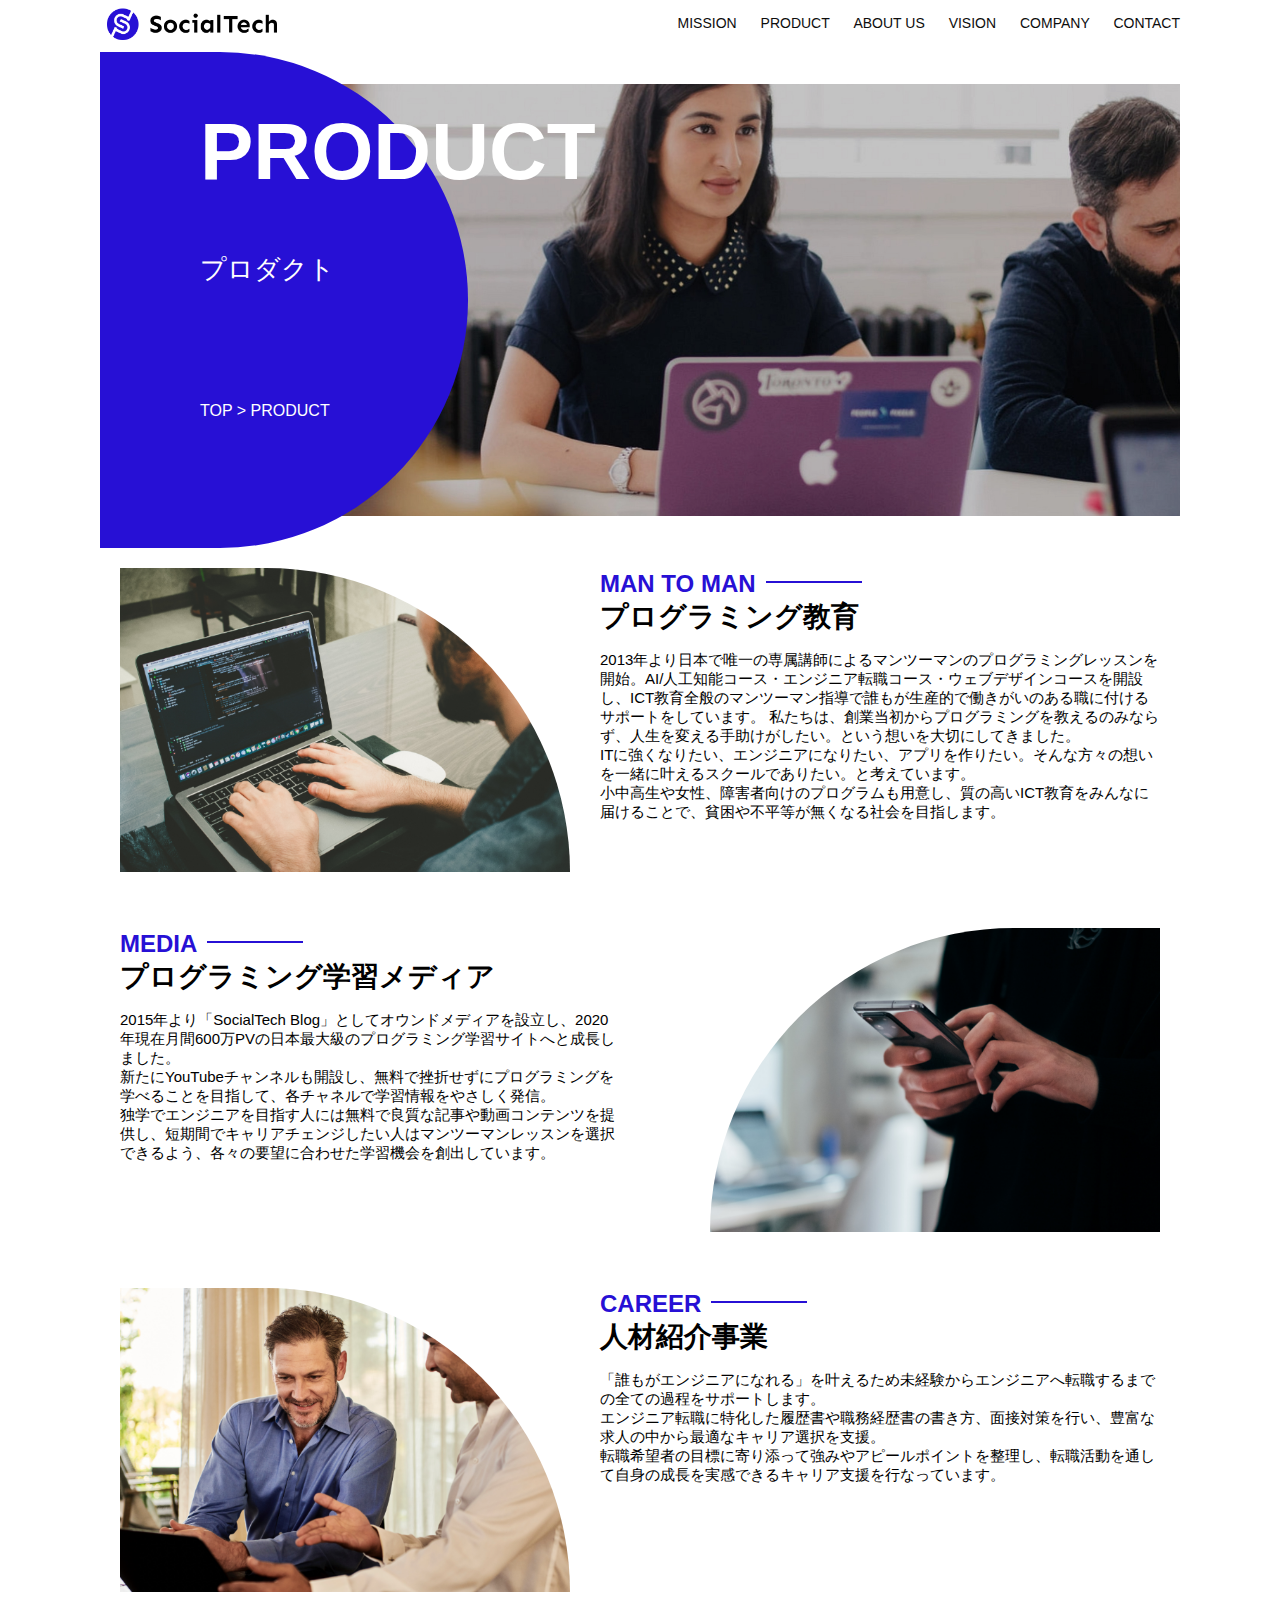
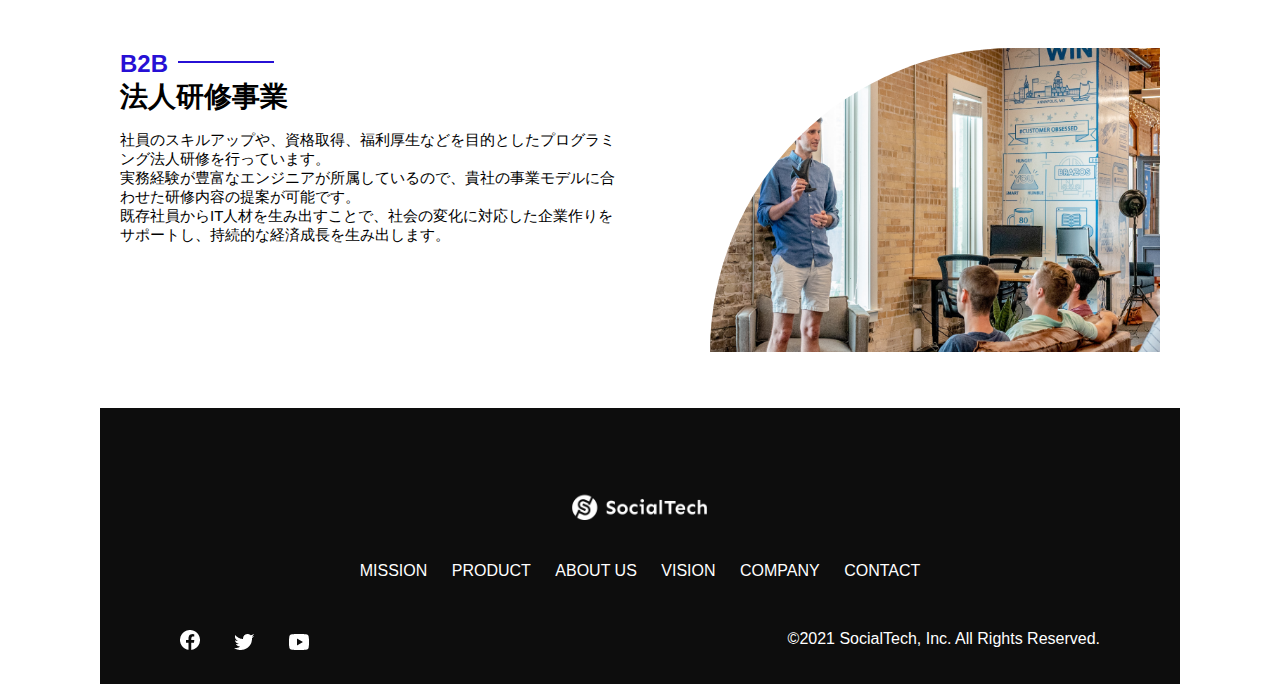
<file: kadai_tutorial_output/product.html>
<!DOCTYPE html>
<html>
<head>
  <title>SocialTech -PRODUCT プロダクト-</title>
  <meta charset="UTF-8">
  <meta name="description" content="SocialTechの4つのプロダクトを紹介します">
  <meta name="viewport" content="width=device-width, initial-scale=1.0">
  <link rel="stylesheet" href="style.css">
</head>

<body>
  <!-- ヘッダー -->
  <header>
    <!-- ロゴ -->
    <a href="index.html" id="logo"><img src="images/logo.png" alt="トップページに戻る"></a>

    <!-- PC用ナビゲーション -->
    <nav id="nav-pc">
      <a href="mission.html">MISSION</a>
      <a href="product.html">PRODUCT</a>
      <a href="index.html#aboutus">ABOUT US</a>
      <a href="index.html#vision">VISION</a>
      <a href="index.html#company">COMPANY</a>
      <a href="index.html#contact">CONTACT</a>
    </nav>

    <!-- スマホ用メニューボタン -->
    <img id="menu-sp" src="images/button-menu.png" alt="ナビゲーションを開く" onclick="document.getElementById('nav-sp').style.display = 'block'">

    <!-- スマホ用ナビゲーション -->
    <nav id="nav-sp">
      <img id="close" src="images/button-close.png" alt="ナビゲーションを閉じる" onclick="document.getElementById('nav-sp').style.display = 'none'">
      <a id="logo-sp" href="index.html" onclick="document.getElementById('nav-sp').style.display = 'none'"><img
          src="images/logo-sp.png" alt="トップページに戻る"></a>
      <a class="menu" href="mission.html" onclick="document.getElementById('nav-sp').style.display = 'none'">MISSION</a>
      <a class="menu" href="product.html" onclick="document.getElementById('nav-sp').style.display = 'none'">PRODUCT</a>
      <a class="menu" href="index.html#aboutus" onclick="document.getElementById('nav-sp').style.display = 'none'">ABOUT
        US</a>
      <a class="menu" href="index.html#vision"
        onclick="document.getElementById('nav-sp').style.display = 'none'">VISION</a>
      <a class="menu" href="index.html#company"
        onclick="document.getElementById('nav-sp').style.display = 'none'">COMPANY</a>
      <a class="menu" href="index.html#contact"
        onclick="document.getElementById('nav-sp').style.display = 'none'">CONTACT</a>
      <div id="sns">
        <a href="https://www.facebook.com/sejuku2013"><img src="images/button-facebook.png" alt="Facebookのリンク"></a>
        <a href="https://twitter.com/samuraijuku"><img src="images/button-twitter.png" alt="Twitterのリンク"></a>
        <a href="https://www.youtube.com/channel/UCCFOQO5aDK0xXam4cUQXT8g"><img src="images/button-youtube.png" alt="YouTubeのリンク"></a>
      </div>
    </nav>
  </header>
  <main>
    <article>
        <section id="product-main">
            <div id="product-title">
              <h1>PRODUCT</h1>
              <span>プロダクト</span>
              <div>TOP > PRODUCT</div>
            </div>
          </section>
          <section class="product-section1">
            <img src="images/product/product-mantoman.png" alt="PCでコードを書く男性">
            <div>
              <h2 class="product-h2">MAN TO MAN</h2>
              <h3 class="product-h3">プログラミング教育</h3>
              <p>
                2013年より日本で唯一の専属講師によるマンツーマンのプログラミングレッスンを開始。AI/人工知能コース・エンジニア転職コース・ウェブデザインコースを開設し、ICT教育全般のマンツーマン指導で誰もが生産的で働きがいのある職に付けるサポートをしています。
                私たちは、創業当初からプログラミングを教えるのみならず、人生を変える手助けがしたい。という想いを大切にしてきました。<br>ITに強くなりたい、エンジニアになりたい、アプリを作りたい。そんな方々の想いを一緒に叶えるスクールでありたい。と考えています。<br>小中高生や女性、障害者向けのプログラムも用意し、質の高いICT教育をみんなに届けることで、貧困や不平等が無くなる社会を目指します。
              </p>
            </div>
          </section>
          <section class="product-section2">
            <div>
              <h2 class="product-h2">MEDIA</h2>
              <h3 class="product-h3">プログラミング学習メディア</h3>
              <p>2015年より「SocialTech
                Blog」としてオウンドメディアを設立し、2020年現在月間600万PVの日本最大級のプログラミング学習サイトへと成長しました。<br>新たにYouTubeチャンネルも開設し、無料で挫折せずにプログラミングを学べることを目指して、各チャネルで学習情報をやさしく発信。<br>独学でエンジニアを目指す人には無料で良質な記事や動画コンテンツを提供し、短期間でキャリアチェンジしたい人はマンツーマンレッスンを選択できるよう、各々の要望に合わせた学習機会を創出しています。
              </p>
            </div>
            <img src="images/product/product-media.png" alt="スマートフォンを操作する人">
          </section>
          <section class="product-section1">
            <img src="images/product/product-career.png" alt="笑顔で話し合う2人の男性">
            <div>
              <h2 class="product-h2">CAREER</h2>
              <h3 class="product-h3">人材紹介事業</h3>
              <p>
                「誰もがエンジニアになれる」を叶えるため未経験からエンジニアへ転職するまでの全ての過程をサポートします。<br>エンジニア転職に特化した履歴書や職務経歴書の書き方、面接対策を行い、豊富な求人の中から最適なキャリア選択を支援。<br>転職希望者の目標に寄り添って強みやアピールポイントを整理し、転職活動を通して自身の成長を実感できるキャリア支援を行なっています。<br>
              </p>
            </div>
          </section>
          <section class="product-section2">
            <div>
              <h2 class="product-h2">B2B</h2>
              <h3 class="product-h3">法人研修事業</h3>
              <p>
                社員のスキルアップや、資格取得、福利厚生などを目的としたプログラミング法人研修を行っています。<br>実務経験が豊富なエンジニアが所属しているので、貴社の事業モデルに合わせた研修内容の提案が可能です。<br>既存社員からIT人材を生み出すことで、社会の変化に対応した企業作りをサポートし、持続的な経済成長を生み出します。
              </p>
            </div>
            <img src="images/product/product-b2b.png" alt="講演中の男性とそれを聴く人々">
          </section>
    </article>
    <footer>
      <div id="footer-logo">
        <img src="images/logo-sp.png" alt="SocialTech">
      </div>
      <div id="footer-link">
        <a href="mission.html">MISSION</a>
        <a href="product.html">PRODUCT</a>
        <a href="index.html#aboutus">ABOUT US</a>
        <a href="index.html#vision">VISION</a>
        <a href="index.html#company">COMPANY</a>
        <a href="index.html#contact">CONTACT</a>
      </div>
      <div id="sns-footer">
        <a href="https://www.facebook.com/sejuku2013"><img src="images/button-facebook.png" alt="Facebookのリンク"></a>
        <a href="https://twitter.com/samuraijuku"><img src="images/button-twitter.png" alt="Twitterのリンク"></a>
        <a href="https://www.youtube.com/channel/UCCFOQO5aDK0xXam4cUQXT8g"><img src="images/button-youtube.png" alt="YouTubeのリンク"></a>
        <span id="copyright">&copy;2021 SocialTech, Inc. All Rights Reserved. </span>
      </div>
    </footer>
  </main>
</body>

</html>
</file>
<file: kadai_013/style.css>
/* PC、スマホ共通スタイル */
body {
    font-family: "Source Sans Pro", "Hiragino Kaku Gothic ProN", Meiryo, Arial,
      sans-serif;
  }
  
  p {
    font-size: 15px;
  }
  
  #main-visual>img {
    width: 100%;
  }
  
  /*================
  PC用のスタイル 
  =================*/
  @media screen and (min-width: 768px) {
    /* 横幅設定 */
    body {
      max-width: 1080px;
      min-width: 960px;
      margin: 0 auto 0 auto;
    }
  
    /* ヘッダー */
    header {
      display: flex;
      justify-content: space-between;
    }
  
    /* ナビゲーションのレイアウト */
    #nav-pc {
      text-align: right;
      font-size: 14px;
      padding-top: 15px;
    }
  
    /* ナビゲーションのリンクの装飾設定 */
    #nav-pc>a {
      text-decoration: none;
      margin-left: 20px;
    }
  
    #nav-pc>a:link {
      color: #0d0d0d;
    }
  
    #nav-pc>a:visited {
      color: #0d0d0d;
    }
  
    #nav-pc>a:hover {
      color: #0d0d0d;
      text-decoration: underline;
    }
  
    #nav-pc>a:active {
      color: #0d0d0d;
    }

    #menu-sp {
        display: none;
    }

    #nav-sp {
        display: none;
    }
  }

  /*================
  SP用のスタイル 
  =================*/
  @media screen and (max-width: 767px) {
    body {
      min-width: 375px;
      margin: 0;
    }

  /*PCのナビゲーションを非表示に*/
  #nav-pc {
    display: none;
  }

  /*ハンバーガーメニュー*/
  #menu-sp {
    float: right;
    padding: 0;
  }

  /*スマホ用ナビゲーション*/
  #nav-sp {
    background-color: #ce933e;
    position: absolute;
    left: 0;
    top: 0;
    height: 100%;
    width: 100%;
    display: none;
    z-index: 100;
  }

  /*xボタン*/
  #close {
    position: absolute;
    top: 20px;
    right: 20px;
  }

  /*ナビゲーションメニュー用ロゴ*/
  #logo-sp {
    margin: 80px 0 30px 20px;
  }
    #nav-sp > a {
        display: block;
      }
      #nav-sp > a:link {
        color: #ffffff;
      }
      #nav-sp > a:visited {
        color: #ffffff;
      }
      #nav-sp > a:hover {
        color: #ffffff;
        text-decoration: underline;
      }
      #nav-sp > a:active {
        color: #ffffff;
      }
      #nav-sp > .menu {
        text-decoration: none;
        display: block;
        margin: 0 20px 0 20px;
        height: 44px;
        font-size: 16px;
        background-image: url("images/arrow.png");
        background-repeat: no-repeat;
        background-position: right top;
      }
    }
</file>
<file: kadai_tutorial_output/style.css>
/* PC、スマホ共通スタイル */
 body {
    font-family: "Source Sans Pro", "Hiragino Kaku Gothic ProN", Meiryo, Arial, sans-serif;
  }
  
  p {
    font-size: 15px;
  }

  /*================
 PC用のスタイル 
=================*/
@media screen and (min-width: 768px) {
  /* 横幅設定 */
  body {
    max-width: 1080px;
    min-width: 960px;
    margin: 0 auto 0 auto;
  }
  
  /* ヘッダー */
  header {
    display: flex;
    justify-content: space-between;
  }

    /* ナビゲーションのレイアウト */
    #nav-pc {
        font-size: 14px;
        padding-top: 15px;
      }
      
      /* ナビゲーションのリンクの装飾設定 */
      #nav-pc > a {
        text-decoration: none;
        margin-left: 20px;
      }
      #nav-pc > a:link {
        color: #0d0d0d;
      }
      #nav-pc > a:visited {
        color: #0d0d0d;
      }
      #nav-pc > a:hover {
        color: #0d0d0d;
        text-decoration: underline;
      }
      #nav-pc > a:active {
        color: #0d0d0d;
      }

        /* スマホ用ナビを非表示 */
   #nav-sp,
   #menu-sp {
     display: none;
   }

       /* メインビジュアル*/
  #main-visual {
    position: relative;
    height: 400px;
  }

  #main-message {
    position: absolute;
    top: 0;
    left: 0;
    background-color: #2710d5;
    color: #ffffff;
    border-radius: 0 0 476px 0;
    max-width: 620px;
    height: 100%;
    width: 100%;
    z-index: 11;
  }

  #main-message > h1 {
    font-size: 60px;
    font-weight: bold;
    margin: 100px 0 0 50px;
  }
  #main-message > p { 
    font-size: 28px;
    margin: 0 0 0 50px;
  }

  #main-visual > img {
    max-width: 620px;
    border-radius: 476px 0 0 0;
    position: absolute;
    top: 0;
    right: 0;
    z-index: 10;
  }

    /* 見出し */
    h2 {
        margin: 40px 0 0 0;
      }
      
      h2::after {
        content: url("images/line.png");
        margin-left: 10px;
      }
      
      h3 {
        font-size: 27px;
      }

        /* ミッション */
  #mission {
    margin: 80px auto 80px auto;
    width: 100%;
  }
  
  #mission-flex {
    width: 100%;
    display: flex;
  }

  #mission-flex > div {
    width: 50%;
    margin: 20px;
  }
  
  #mission-photo {
    width: 100%;
  }
  
  #s2dgs {
    margin-top: 50px;
    width: 100%;
  }
  /* プロダクト */
  #product {
    background-color: #fafafa;
    margin: 80px 0 80px 0;
    padding: 10px 40px 0px 40px;
  }
  
  /* 外枠 */
  #product > div {
    margin-top: 40px;
    display: flex;
  }
  
  /* 左のカラム */
  #product-left {
    width: 50%;
    margin-right: 20px;
  }
  
  /* 右のカラム */
  #product-right {
    width: 50%;
    margin-left: 20px;
    margin-top: 80px;
  }
  
  /* 画像＋説明の枠 */
  #product-left > div {
    position: relative;
    height: 480px;
    margin-right: 20px;
  }
  #product-right > div {
    position: relative;
    height: 480px;
    margin-left: 20px;
  }
 /* 画像 */
 .product-photo {
  width: 100%;
 }
  /* 説明文の枠 */
  .product-explain {
    background-color: #ffffff;
    position: absolute;
    left: 0;
    top: 280px;
    margin: 0 40px 0 40px;
    padding: 20px;
    box-shadow: 5px 5px 10px rgba(0, 0, 0, 0.05);
  }
  
  /* 説明文の英語 */
  .product-explain > span {
    color: #2710d5;
    font-weight: bold;
    font-size: 16px;
    margin: 0;
  }
  
  /* 説明文の見出し */
  .product-explain > h3 {
    font-size: 20px;
    margin: 5px 0 5px 0;
  }
  
  /* 説明文 */
  .product-explain > p {
    font-size: 14px;
    margin: 0;
  }
  
  /* 「もっとみる」ボタン */
  #product-more {
    margin: 0 auto -42px auto;
  }
  /* ABOUT US */
  #aboutus {
    margin: 80px auto 80px auto;
  }
  
  /* 3つの組織文化と画像を入れる枠 */
  #aboutus > div {
    display: flex;
  }
    /* 画像 */
    .culture-img {
      width: 100%;
      align-self: flex-start;
    }
    
    .culture-img2 {
      margin-top: 50px;
      width: 100%;
    }
      /* 3つの組織文化の表 */
  .culture-table {
    margin-right: 50px;
  }
    /* 番号 */
    .culture-num {
      font-size: 80px;
      color: #2710d5;
      margin: 0 20px 0 0;
    }
    
    /* 組織文化英語 */
    .culture-en {
      color: #2710d5;
      font-weight: bold;
      font-size: 24px;
      display: block;
    }
    
    /* 組織文化日本語 */
    .culture-jp {
      font-size: 28px;
      font-weight: bold;
    }
    
    /* 説明文 */
    .culture-description {
      margin: 0;
    }
      /* ビジョン */
  #vision {
    margin: 80px auto 80px auto;
  }
  
  /* セクション内の外枠 */
  #vision > div {
    width: 100%;
    display: flex;
    justify-content: space-between;
    flex-wrap: wrap;
  }
  
  /* 7つの行動指針の枠 */
  .vision-box {
    width: 300px;
    height: 300px;
    margin-bottom: 30px;
    position: relative;
  }
  .vision-box > img {
    width: 100%;
    height: auto;
    position: absolute;
    top: 0;
    left: 0;
    z-index: 30;
  }
  
  .vision-box > span {
    position: absolute;
    top: 0;
    left: 0;
    z-index: 31;
    margin-right: 20px;
  }
  
  .vision-box > span > h4 {
    color: #2710d5;
    font-size: 19px;
    margin: 80px 0 0 0;
  }
  
  .vision-box > span > h4::first-letter {
    font-size: 40px;
  }
  
  .vision-box > span > h5 {
    font-size: 20px;
    margin: 0 0 0 0;
  }
  
  .vision-box > span > p {
    margin: 10px 0 0 0;
  }
  /* 会社概要 */
  #company {
    margin: 80px auto 80px auto;
  }
  #company-table {
    width: 100%;
  }
 
  .tableheader {
    text-align: left;
    padding: 20px;
    border-bottom-color: #2710d5;
    border-bottom-width: 1px;
    border-bottom-style: solid;
    width: 100px;
  }
 
  .tableheader-first {
    text-align: left;
    padding: 20px;
    border-bottom-color: #2710d5;
    border-bottom-width: 1px;
    border-bottom-style: solid;
    border-top-color: #2710d5;
    border-top-width: 1px;
    border-top-style: solid;
    width: 100px;
  }
 
  .cell {
    padding: 30px;
    border-bottom-color: #ececec;
    border-bottom-width: 1px;
    border-bottom-style: solid;
  }
 
  .cell-first {
    padding: 30px;
    border-bottom-color: #ececec;
    border-bottom-width: 1px;
    border-bottom-style: solid;
    border-top-color: #ececec;
    border-top-width: 1px;
    border-top-style: solid;
  }
  #company > iframe {
    width: 100%;
    height: 368px;
    margin-top: 40px;
  }
    /* お問い合わせ */
    #contact {
      margin: 80px auto 80px auto;
    }
    
    /* 外枠 */
    #contact > form > div {
      display: flex;
      flex-direction: row;
      flex-wrap: wrap;
      padding-bottom: 30px;
    }
    /* 左列の見出し */
    .contact-heading {
      width: 240px;
      align-self: center;
    }
    /* 見出しのラベル */
    .contact-label {
      font-weight: bold;
    }
    /* 必須 */
    .contact-span {
      color: #ce2222;
      margin: 0 0 0 20px;
      font-weight: bold;
    }
      /* テキストボックス */
  .contact-textbox {
    border-top: 0;
    border-left: 0;
    border-right: 0;
    border-bottom-width: 1px;
    border-bottom-color: #707070;
    border-bottom-style: solid;
    background-color: #fafafa;
    width: 400px;
    height: 56px;
  }
  /* お問い合わせ内容のテキストエリア */
  .contact-textarea {
    border-top: 0;
    border-left: 0;
    border-right: 0;
    border-bottom-width: 1px;
    border-bottom-color: #707070;
    border-bottom-style: solid;
    background-color: #fafafa;
    width: 400px;
    height: 200px;
  }
    /* 個人情報の取り扱い */
    details {
      width: 700px;
    }
    details > div {
      background-color: #fafafa;
      padding: 20px;
    } 
    details > div > span {
      font-weight: bold;
    }
     /* フッター */
  footer {
    background-color: #0d0d0d;
    text-align: center;
    padding: 80px 80px 30px 80px;
  }
  
  #footer-logo {
    margin-bottom: 30px;
  }
  #footer-link {
    margin-bottom: 50px;
  }
  #footer-link > a {
    text-decoration: none;
    margin: 10px;
  }
  #footer-link > a:link {
    color: #ffffff;
  }
  #footer-link > a:visited {
    color: #ffffff;
  }
  #footer-link > a:hover {
    color: #ffffff;
    text-decoration: underline;
  }
  #footer-link > a:active {
    color: #ffffff;
  }
  #sns-footer {
    text-align: left;
    width: 100%;
  }
 
  #sns-footer > a {
    margin-right: 30px;
  }
  
  #copyright {
    color: #ffffff;
    float: right;
  }

       /* mission.html用スタイル */
   /* ミッションのメインビジュアル */
   #mission-main {
    height: 496px;
    width: 100%;
    background-image: url("images/mission/mission-main.png");
    background-repeat: no-repeat;
    background-position-y: center;
  }

  #mission-title {
    background-color: #2710d5;
    width: 368px;
    color: #ffffff;
    height: 496px;
    border-radius: 0 248px 248px 0;
    position: relative;
  }

  #mission-title > h1 {
    position: absolute;
    top: 0;
    left: 100px;
    font-size: 80px;
  }

  #mission-title > span {
    position: absolute;
    top: 200px;
    left: 100px;
    font-size: 26px;
  }

  #mission-title > div {
    position: absolute;
    top: 350px;
    left: 100px;
    font-size: 16px;
  }

  #mission-s2dgs {
    width: 100%;
    margin: 20px;
  }

  .mission-h2 {
    color: #2710d5;
    font-size: 40px;
  }

  .mission-h2::after {
    content: none;
  }

  #mission-5goals {
    margin: 20px;
    display: flex;
  }

  #mission-5goals > div {
    flex-grow: 1;
    padding: 20px;
  }

  #mission-5goals > div > div {
    margin-bottom: 40px;
  }

  .fivegoals-image-right {
    float: right;
    margin: 20px;
  }

  .fivegoals-image-left {
    float: left;
    margin: 20px;
  }

  .fivegoals-number {
    color: #2710d5;
    font-size: 48px;
    margin: 0;
  }

  .fivegoals-h3 {
    font-size: 28px;
    margin: 0;
  }

  .fivegoals-p {
    margin: 0;
  }

     /* プロダクトページ */
     #product-main {
      height: 496px;
      width: 100%;
      background-image: url("images/product/product-main.png");
      background-repeat: no-repeat;
      background-position-y: center;
    }
  
    #product-title {
      background-color: #2710d5;
      width: 368px;
      color: #ffffff;
      height: 496px;
      border-radius: 0 248px 248px 0;
      position: relative;
    }
    #product-title > h1 {
      position: absolute;
      top: 0;
      left: 100px;
      font-size: 80px;
    }
  
    #product-title > span {
      position: absolute;
      top: 200px;
      left: 100px;
      font-size: 26px;
    }
  
    #product-title > div {
      position: absolute;
      top: 350px;
      left: 100px;
      font-size: 16px;
    }

       /* セクション1 */
   .product-section1 {
    position: relative;
    margin: 20px;
    height: 340px;
  }

  .product-section1 > img {
    position: absolute;
    top: 0;
    left: 0;
    width: 450px;
    margin: 0 40px 30px 0;
    border-radius: 0 432px 0 0;
  }

  .product-section1 > div {
    position: absolute;
    top: 0;
    left: 480px;
  }

  /* セクション2 */
  .product-section2 {
    position: relative;
    margin: 20px;
    height: 340px;
  }

  .product-section2 > img {
    position: absolute;
    top: 0;
    right: 0;
    width: 450px;
    margin: 0 0 30px 40px;
    border-radius: 432px 0 0 0;
  }

  .product-section2 > div {
    width: 500px;
    position: absolute;
    top: 0;
    left: 0;
  }

  .product-h2 {
    color: #2710d5;
    font-size: 24px;
    margin: 0;
  }

  .product-h3 {
    font-size: 28px;
    margin: 0;
  }
}
  /*====================
  スマートフォン用のスタイル
  =====================*/
  @media screen and (max-width: 767px) {
    body {
      min-width: 375px;
      margin: 0;
    }
  
    /* PC用ナビゲーション非表示 */
    #nav-pc {
      display: none;
    }
  
    /* ハンバーガーメニュー */
    #menu-sp {
      float: right;
      padding: 0;
    }
       /* スマホ用ナビゲーションの表示切替 */
   /* 初期状態、レイアウトと非表示設定 */
   #nav-sp {
    background-color: #2710d5;
    position: absolute;
    left: 0;
    top: 0;
    height: 100%;
    width: 100%;
    display: none;
    z-index: 100;
  }
    /* ×ボタン */
    #close {
      position: absolute;
      top: 20px;
      right: 20px;
    }
  
    /* ナビゲーションメニュー用ロゴ */
    #logo-sp {
      margin: 80px 0 30px 20px;
    }
      /* ナビゲーションのリンクの装飾設定 */
   #nav-sp > a {
    display: block;
  }
  #nav-sp > a:link {
    color: #ffffff;
  }
  #nav-sp > a:visited {
    color: #ffffff;
  }
  #nav-sp > a:hover {
    color: #ffffff;
    text-decoration: underline;
  }
  #nav-sp > a:active {
    color: #ffffff;
  }
  #nav-sp > .menu {
    text-decoration: none;
    display: block;
    margin: 0 20px 0 20px;
    height: 44px;
    font-size: 16px;
    background-image: url("images/arrow.png");
    background-repeat: no-repeat;
    background-position: right top;
  }
  #sns {
    position: absolute;
    bottom: 20px;
    left: 20px;
  }
  #sns > a {
    margin-right: 30px;
  }

    /* メインビジュアル */
    #main-visual {
      position: relative;
      height: 470px;
      width: 100%;
      overflow: hidden;
    }
    #main-visual > div {
      position: absolute;
      top: 0;
      left: 0;
      background-color: #2710d5;
      color: white;
      border-radius: 0 0 476px 0;
      text-align: center;
      height: 280px;
      width: 100%;
      z-index: 11;
    }
    #main-visual > div > h1 {
      font-size: 28px;
      margin: 90px 0 0 0;
    }
  
    #main-visual > div > p {
      margin: 0;
    }
  
    #main-visual > img {
      width: 100%;
      border-radius: 476px 0 0 0;
      z-index: 10;
      position: absolute;
      bottom: 0;
      right: 0;
    }

        /* 見出し */
        h2::after {
          content: url("images/line.png");
          margin-left: 10px;
        }
    
        h3 {
          font-size: 24px;
          margin: 10px 0 0 0;
        }

           /* ミッション */
   #mission {
    margin: 20px;
  }

  #mission-photo {
    width: 100%;
  }

  #s2dgs {
    width: 100%;
  }

     /* プロダクト */
     #product {
      background-color: #fafafa;
      padding-top: 10px;
    }
  
    #product h2 {
      margin-left: 20px;
    }
    /* 外枠 */
    /* 左右のカラム　スマホでは縦並び */
    #product-left,
    #product-right {
      margin-right: 20px;
      margin-left: 20px;
    }

       /* 画像＋説明の枠 */
   #product-left > div,
   #product-right > div {
     position: relative;
     height: 540px;
   }
 
   /* 説明文の枠 */
   .product-explain {
     background-color: #ffffff;
     position: absolute;
     left: 0;
     bottom: 50px;
     padding: 20px;
     box-shadow: 5px 5px 10px rgba(0, 0, 0, 0.05);
   }
 
   .product-explain > span {
     color: #2710d5;
     font-weight: bold;
     font-size: 16px;
     margin: 0px;
   }
 
   .product-explain > h3 {
     margin: 10px 0 10px 0;
   }

      /* 画像 */
      .product-photo {
        width: 100%;
      }
    
      #product-more > img {
        margin: 0 0 -42px 20px;
      }

         /* ABOUT US */
   #aboutus {
    margin: 80px 20px 80px 20px;
  }

  #aboutus > div {
    display: flex;
    flex-direction: column;
  }

  .culture-table {
    width: 100%;
    padding-right: 20px;
    order: 2;
  }
  .culture-img {
    width: 100%;
    order: 1;
  }

  .culture-img2 {
    width: 100%;
  }

  .culture-num {
    font-size: 80px;
    color: #2710d5;
  }

  .culture-en {
    color: #2710d5;
    font-weight: bold;
    font-size: 24px;
    display: block;
  }

  .culture-jp {
    display: block;
  }

  .culture-description {
    margin: 0;
  }
  
     /* ビジョン */
     #vision {
      margin: 80px 20px 80px 20px;
    }
  
    .vision-box {
      width: 300px;
      height: 300px;
      margin-bottom: 30px;
      position: relative;
    }
  
    .vision-box > img {
      width: 100%;
      height: auto;
      position: absolute;
      top: 0;
      left: 0;
      z-index: 30;
    }

    .vision-box > span {
      position: absolute;
      top: 0;
      left: 0;
      z-index: 31;
      margin-right: 20px;
    }
  
    .vision-box > span > h4 {
      color: #2710d5;
      font-size: 19px;
      margin: 60px 0 0 0;
    }
  
    .vision-box > span > h5 {
      font-size: 20px;
      margin: 0 0 0 0;
    }
    .vision-box > span > p {
      margin: 10px 0 0 0;
    }

       /* 会社概要 */
   #company {
    margin: 0 20px 0 20px;
  }

  #company > h3 {
    margin-bottom: 20px;
  }

  #company > table {
    width: 100%;
  }

  .tableheader-first {
    text-align: left;
    padding: 20px;
    border-bottom-color: #2710d5;
    border-bottom-width: 1px;
    border-bottom-style: solid;
    border-top-color: #2710d5;
    border-top-width: 1px;
    border-top-style: solid;
    width: 50px;
  }
  .tableheader {
    text-align: left;
    padding: 20px;
    border-bottom-color: #2710d5;
    border-bottom-width: 1px;
    border-bottom-style: solid;
    width: 50px;
  }

  .cell {
    padding: 20px;
    border-bottom-color: #ececec;
    border-bottom-width: 1px;
    border-bottom-style: solid;
  }
  .cell-first {
    padding: 20px;
    border-bottom-color: #ececec;
    border-bottom-width: 1px;
    border-bottom-style: solid;
    border-top-color: #ececec;
    border-top-width: 1px;
    border-top-style: solid;
  }

  #company > iframe {
    width: 100%;
    height: 240px;
    margin: 40px 0 0 0;
  }
  
     /* お問い合わせ */
     #contact {
      margin: 80px 20px 80px 20px;
    }
  
    #contact > h3 {
      margin-bottom: 20px;
    }
  
    #contact > form > div {
      margin-bottom: 20px;
    }
  
    .contact-heading {
      margin-bottom: 20px;
    }

      /* ラベル */
   .contact-label {
    font-weight: bold;
  }

  /* 必須 */
  .contact-span {
    color: #ce2222;
    margin: 0 0 0 20px;
    font-weight: bold;
  }

  .contact-textbox {
    height: 56px;
    border-top: 0;
    border-left: 0;
    border-right: 0;
    background-color: #fafafa;
    border-bottom-color: #707070;
    border-bottom-width: 1px;
    border-style: solid;
    min-width: 300px;
    width: 100%;
  }

  .contact-textarea {
    height: 150px;
    border-top: 0;
    border-left: 0;
    border-right: 0;
    background-color: #fafafa;
    width: 100%;
  }

  .radiobutton {
    margin-bottom: 20px;
  }

  .radiobutton + label::after {
    content: "\A";
    white-space: pre;
  }

    /* フッター */
    footer {
      background-color: #0d0d0d;
      padding: 30px 20px 50px 20px;
    }
  
    #footer-logo {
      margin-bottom: 30px;
    }

    #footer-link {
      margin-bottom: 50px;
    }
    #footer-link > a {
      text-decoration: none;
      margin: 0 20px 30px 0;
      display: block;
      background-image: url("images/arrow.png");
      background-repeat: no-repeat;
      background-position: right top;
    }
    #footer-link > a:link {
      color: #ffffff;
    }
    #footer-link > a:visited {
      color: #ffffff;
    }
    #footer-link > a:hover {
      color: #ffffff;
      text-decoration: underline;
    }
    #footer-link > a:active {
      color: #ffffff;
    }

    #sns-footer > a {
      margin-right: 30px;
  }

  #copyright {
      font-size: 12px;
      display: block;
      margin-top: 30px;
      color: #ffffff;
  }

     /* mission.html用スタイル */
   /* ミッションのメインビジュアル */
   #mission-main {
    height: 256px;
    width: 100%;
    background-image: url("images/mission/mission-main.png");
    background-repeat: no-repeat;
    background-position-y: center;
    background-size: auto 208px;
  }

  #mission-title {
    background-color: #2710d5;
    width: 136px;
    color: #ffffff;
    height: 256px;
    border-radius: 0 248px 248px 0;
    position: relative;
  }
  #mission-title > h1 {
    position: absolute;
    top: 0;
    left: 20px;
    font-size: 40px;
  }

  #mission-title > span {
    position: absolute;
    top: 110px;
    left: 20px;
    font-size: 18px;
  }

  #mission-title > div {
    position: absolute;
    top: 180px;
    left: 20px;
    font-size: 13px;
  }

     /* ミッションページ　S2DGSの設定 */
     #mission-s2dgs {
      margin: 20px;
    }
  
    .mission-h2 {
      color: #2710d5;
      font-size: 38px;
      margin: 0px;
    }
  
    .mission-h2::after {
      content: none;
    }
  
    #mission-s2dgs > img {
      width: 100%;
    }

       /* ミッションページ　5Goalsの設定 */
   #mission-5goals {
    margin: 20px;
  }

  #mission-5goals > div > div {
    margin-bottom: 40px;
  }

  #s2dgs-image {
    width: 100%;
  }
  .fivegoals-image-right {
    margin: 20px auto 20px auto;
    display: block;
  }

  .fivegoals-image-left {
    margin: 20px auto 20px auto;
    display: block;
  }

  .fivegoals-number {
    color: #2710d5;
    font-size: 48px;
    margin: 0;
  }

  .fivegoals-h3 {
    font-size: 28px;
    margin: 0;
  }
  .fivegoals-p {
    margin: 0;
  }

     /* プロダクトページ */
     #product-main {
      height: 256px;
      width: 100%;
      background-image: url("images/product/product-main.png");
      background-repeat: no-repeat;
      background-position-y: center;
      background-size: auto 208px;
    }
    #product-title {
      background-color: #2710d5;
      width: 136px;
      color: #ffffff;
      height: 256px;
      border-radius: 0 248px 248px 0;
      position: relative;
    }
    #product-title > h1 {
      position: absolute;
      top: 0;
      left: 20px;
      font-size: 40px;
    }
    #product-title > span {
      position: absolute;
      top: 110px;
      left: 20px;
      font-size: 18px;
    }
    #product-title > div {
      position: absolute;
      top: 180px;
      left: 20px;
      font-size: 13px;
    }

    .product-section1 {
      margin: 20px;
    }
  
    .product-section1 > img {
      width: 100%;
      border-radius: 0 300px 0 0;
    }
    
    .product-section2 {
      margin: 20px;
      display: flex;
      flex-direction: column;
    }
  
    .product-section2 > img {
      order: 1;
      width: 100%;
      border-radius: 300px 0 0 0;
    }
  
    .product-section2 > div {
      order: 2;
    }
  
    .product-h2 {
      color: #2710d5;
      font-size: 24px;
      margin: 0;
    }
  
    .product-h3 {
      font-size: 28px;
      margin: 0;
    }
  }
</file>
